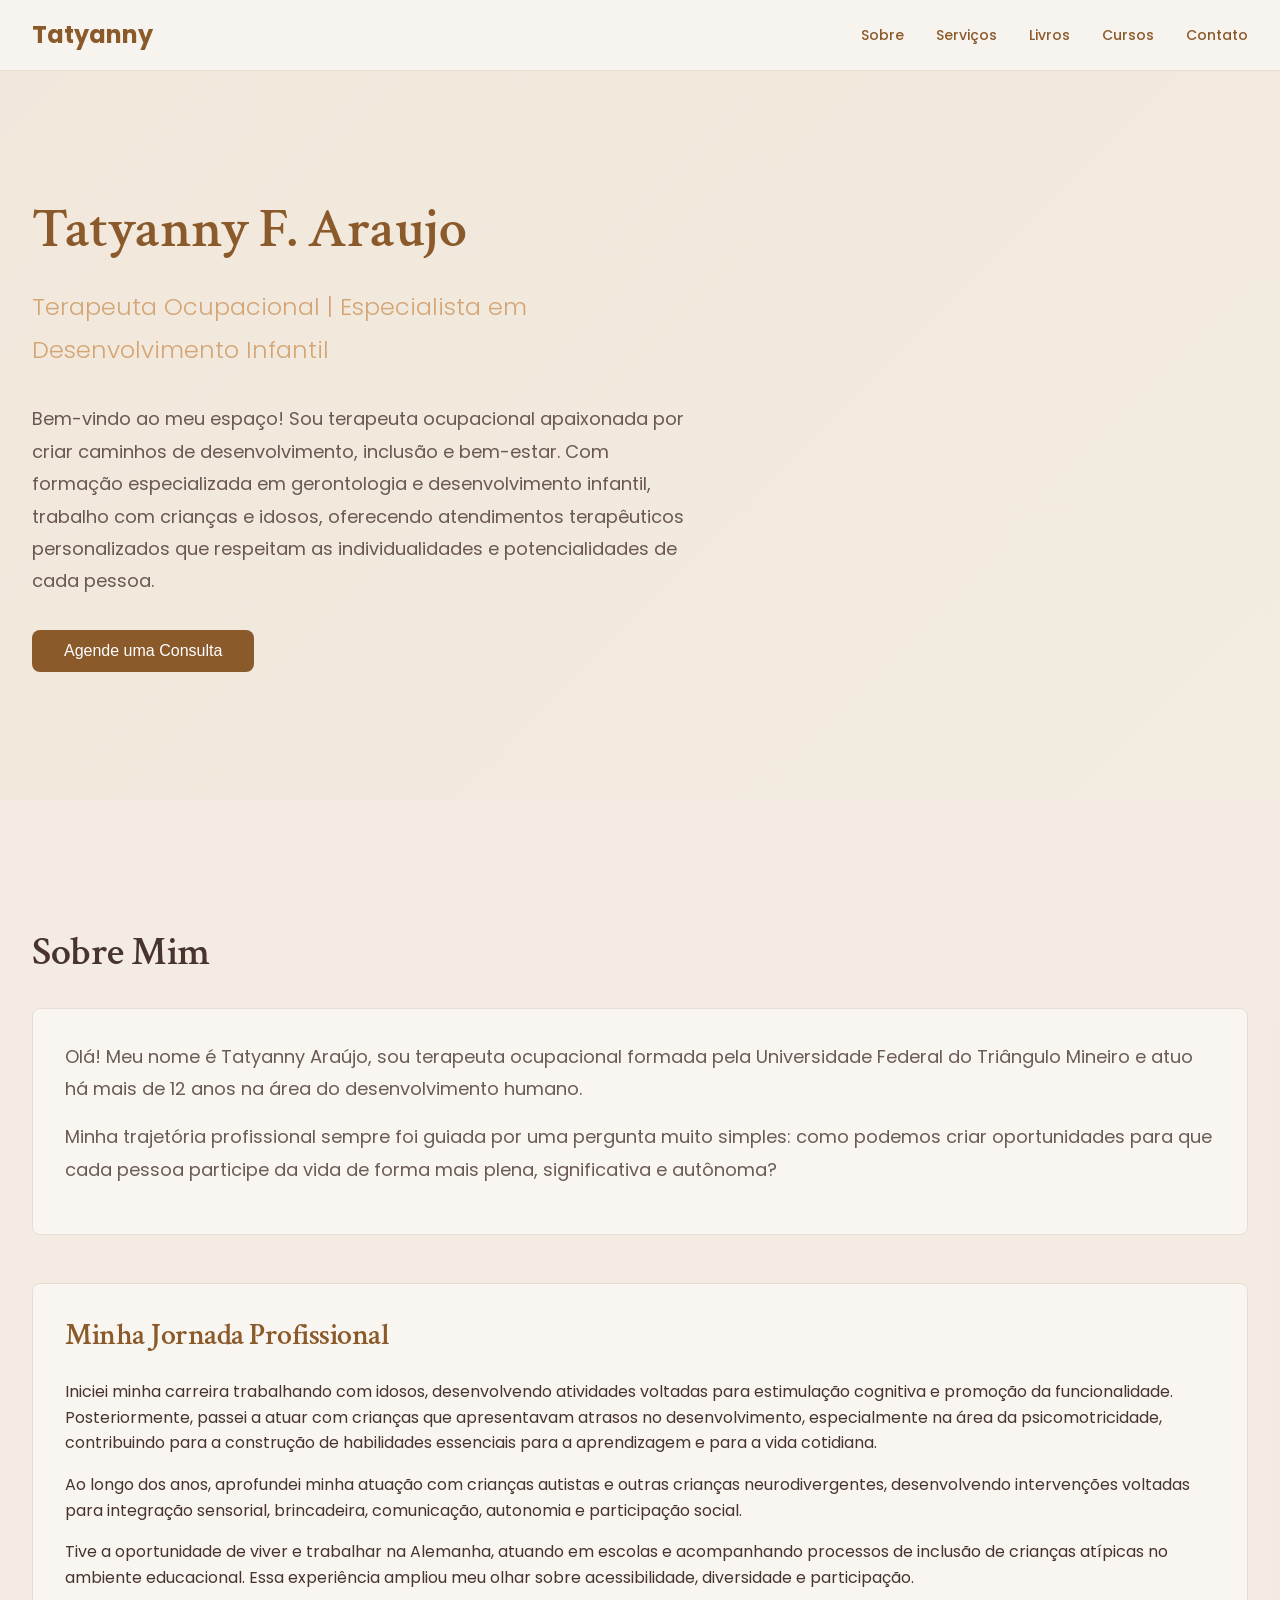
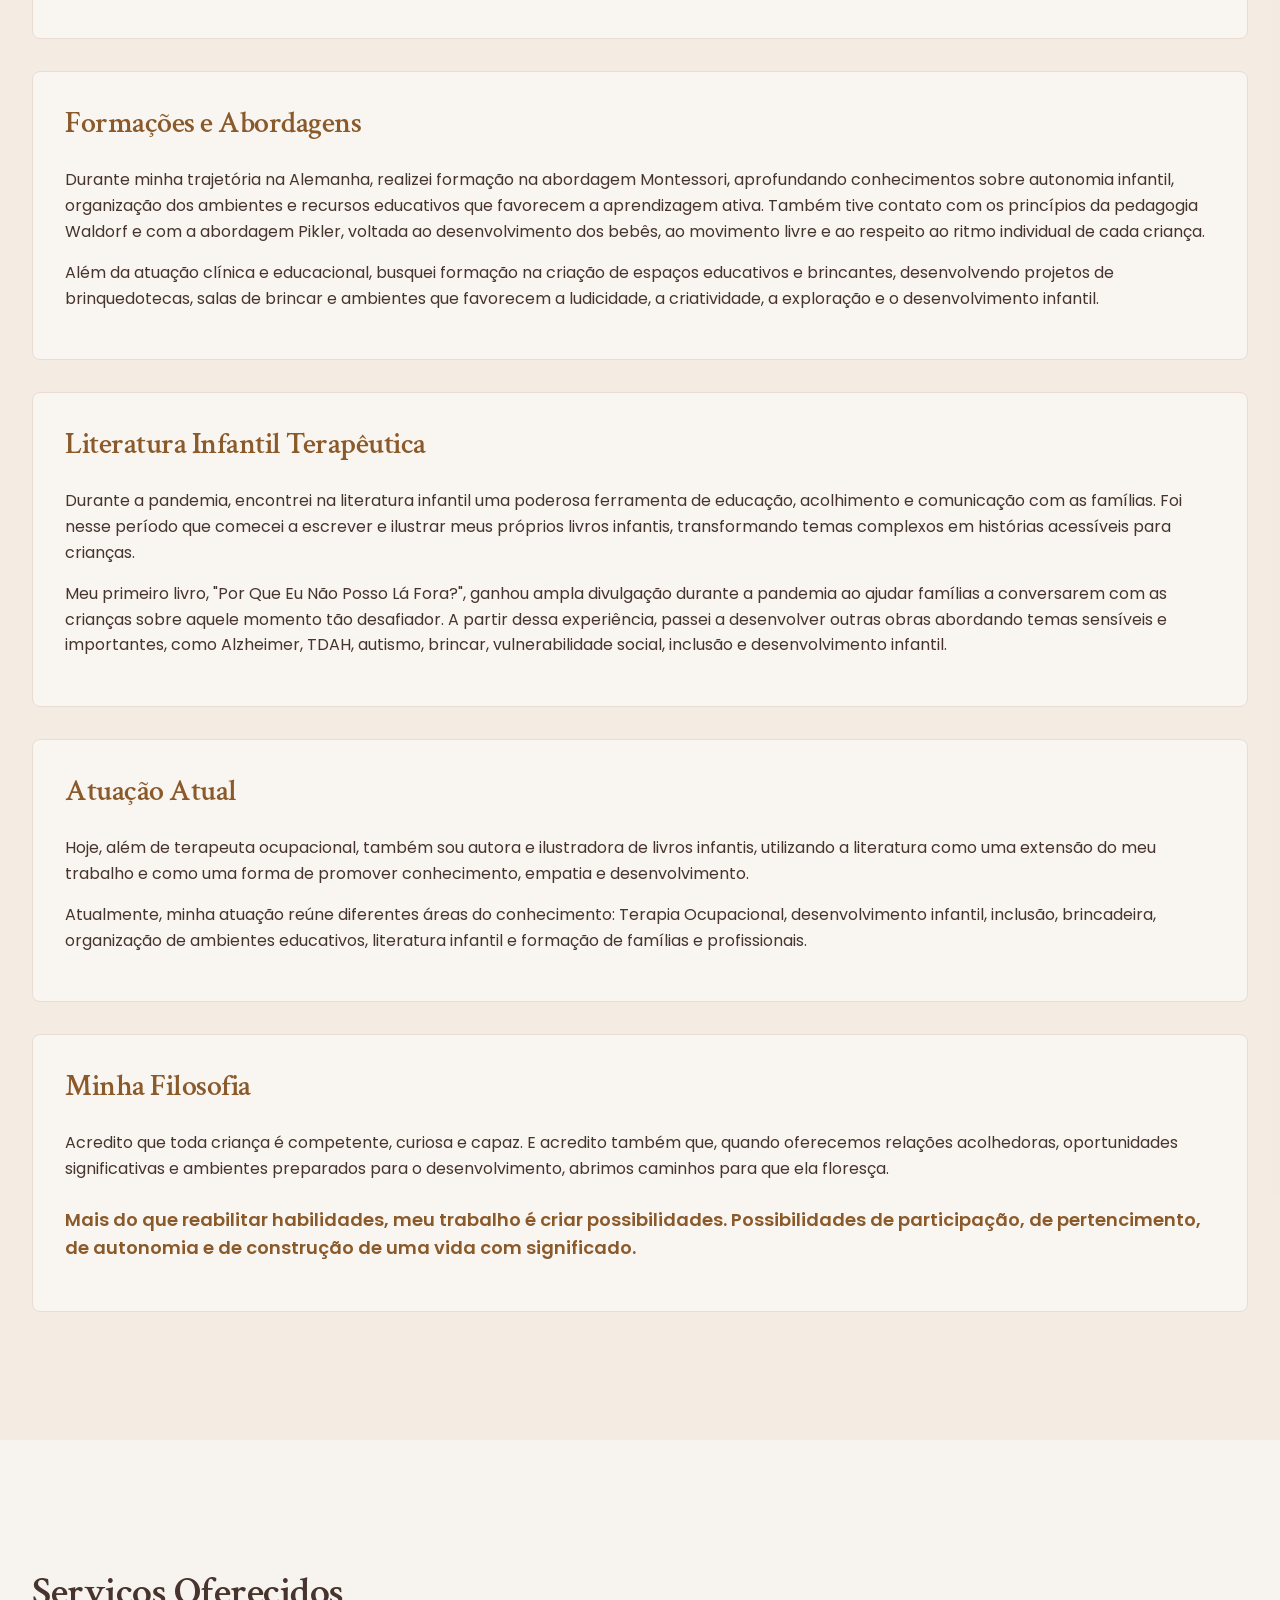
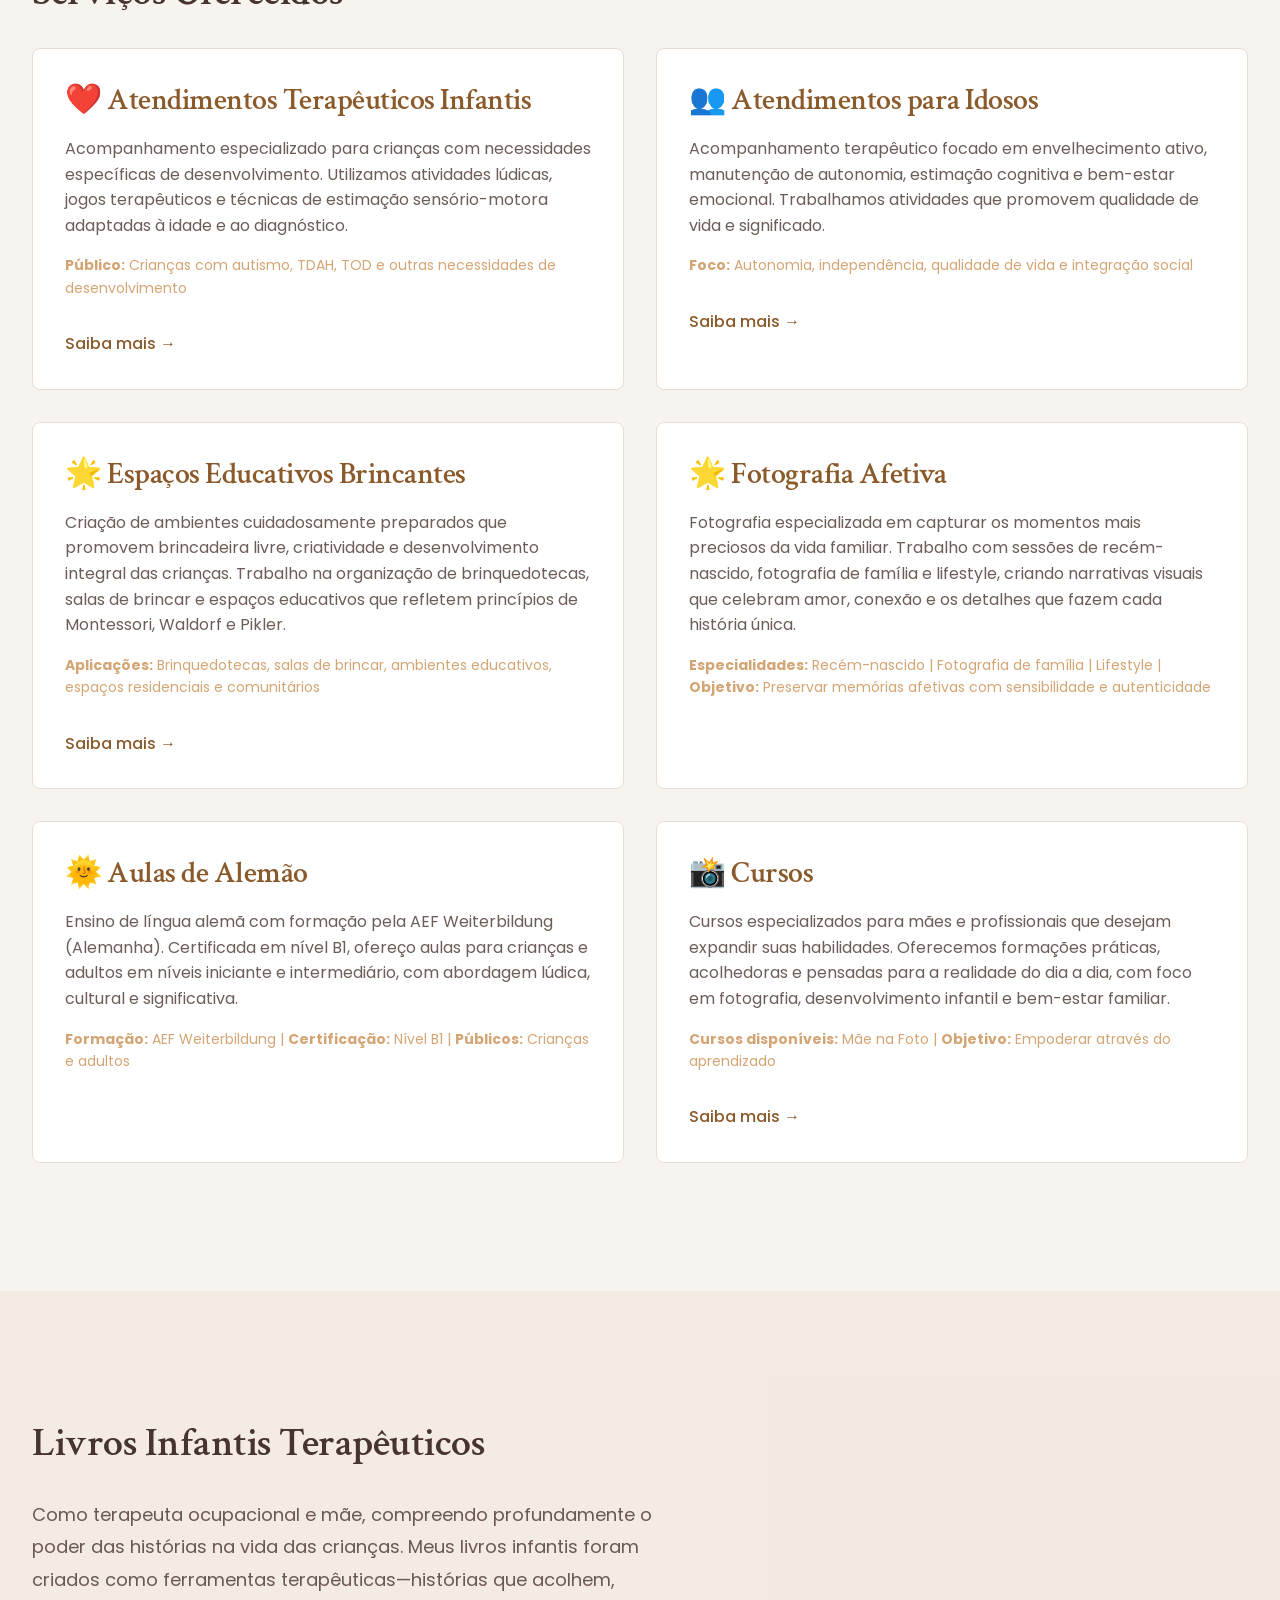
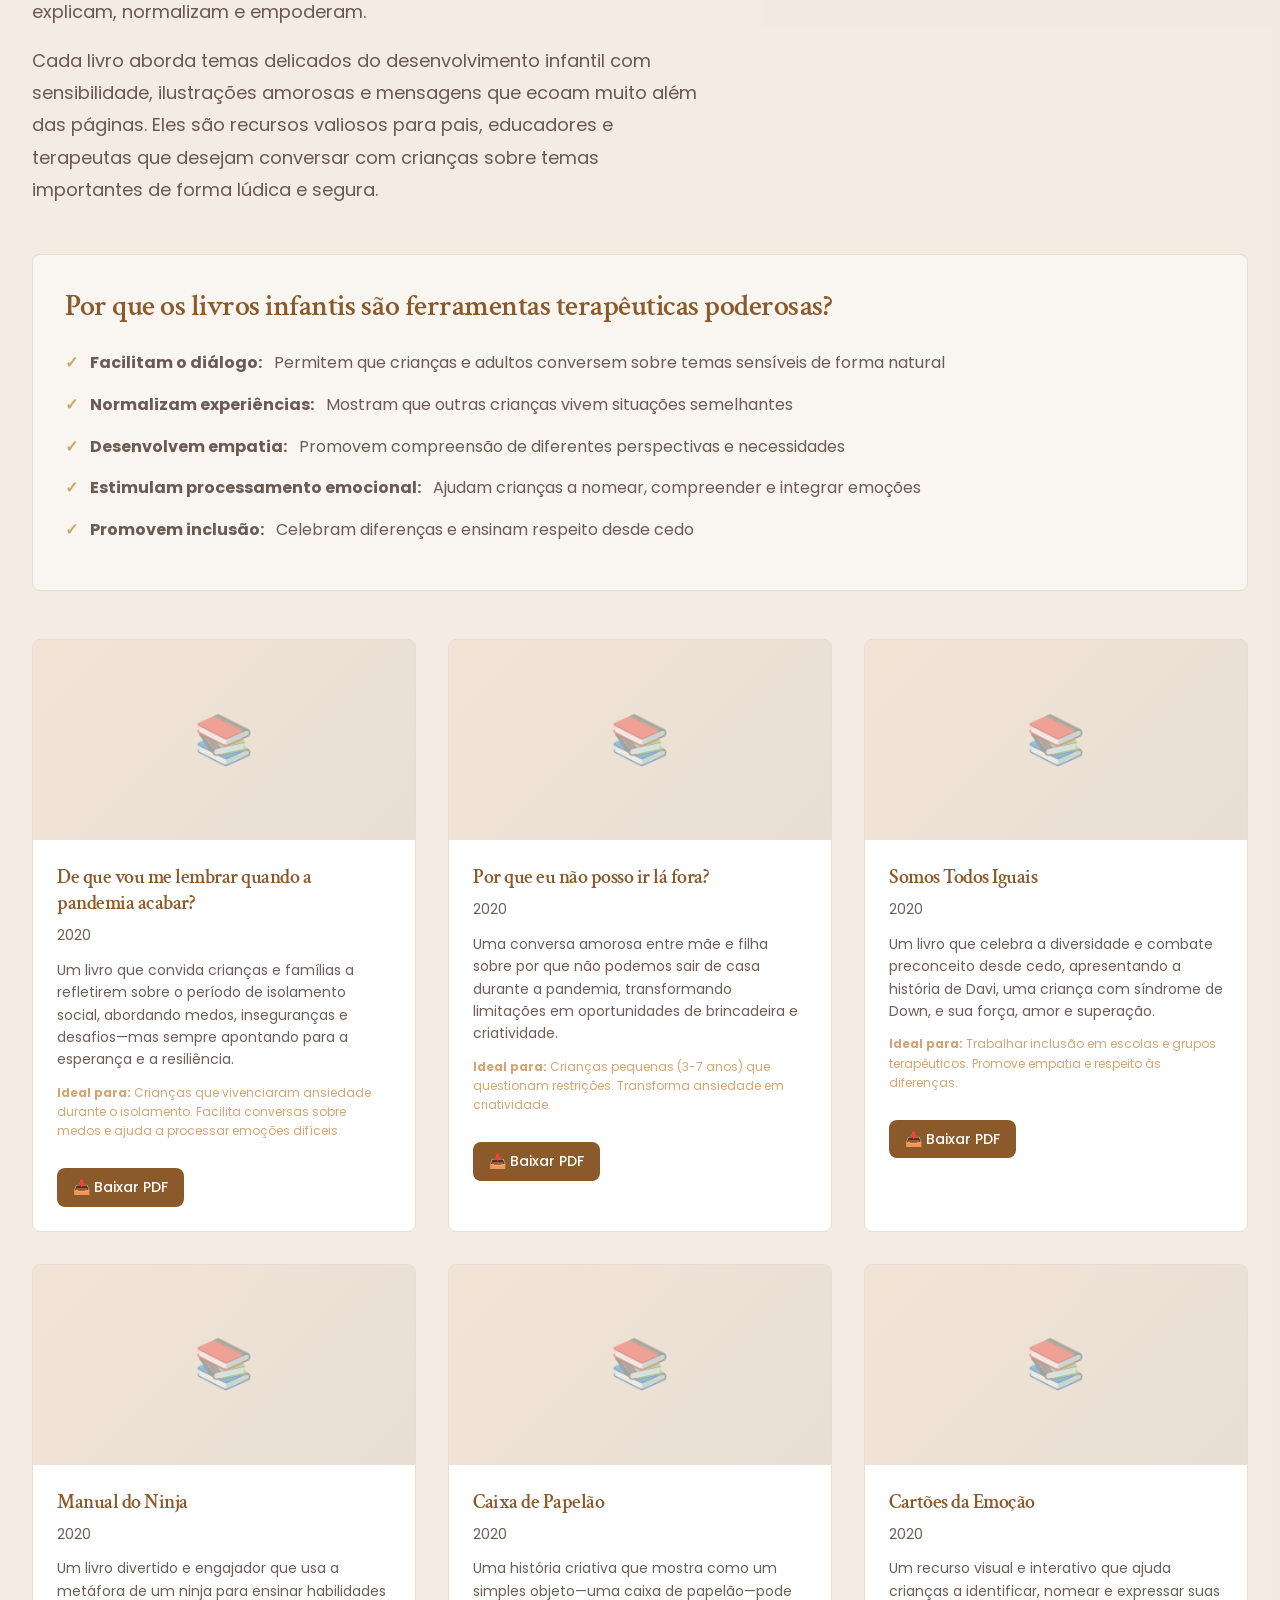
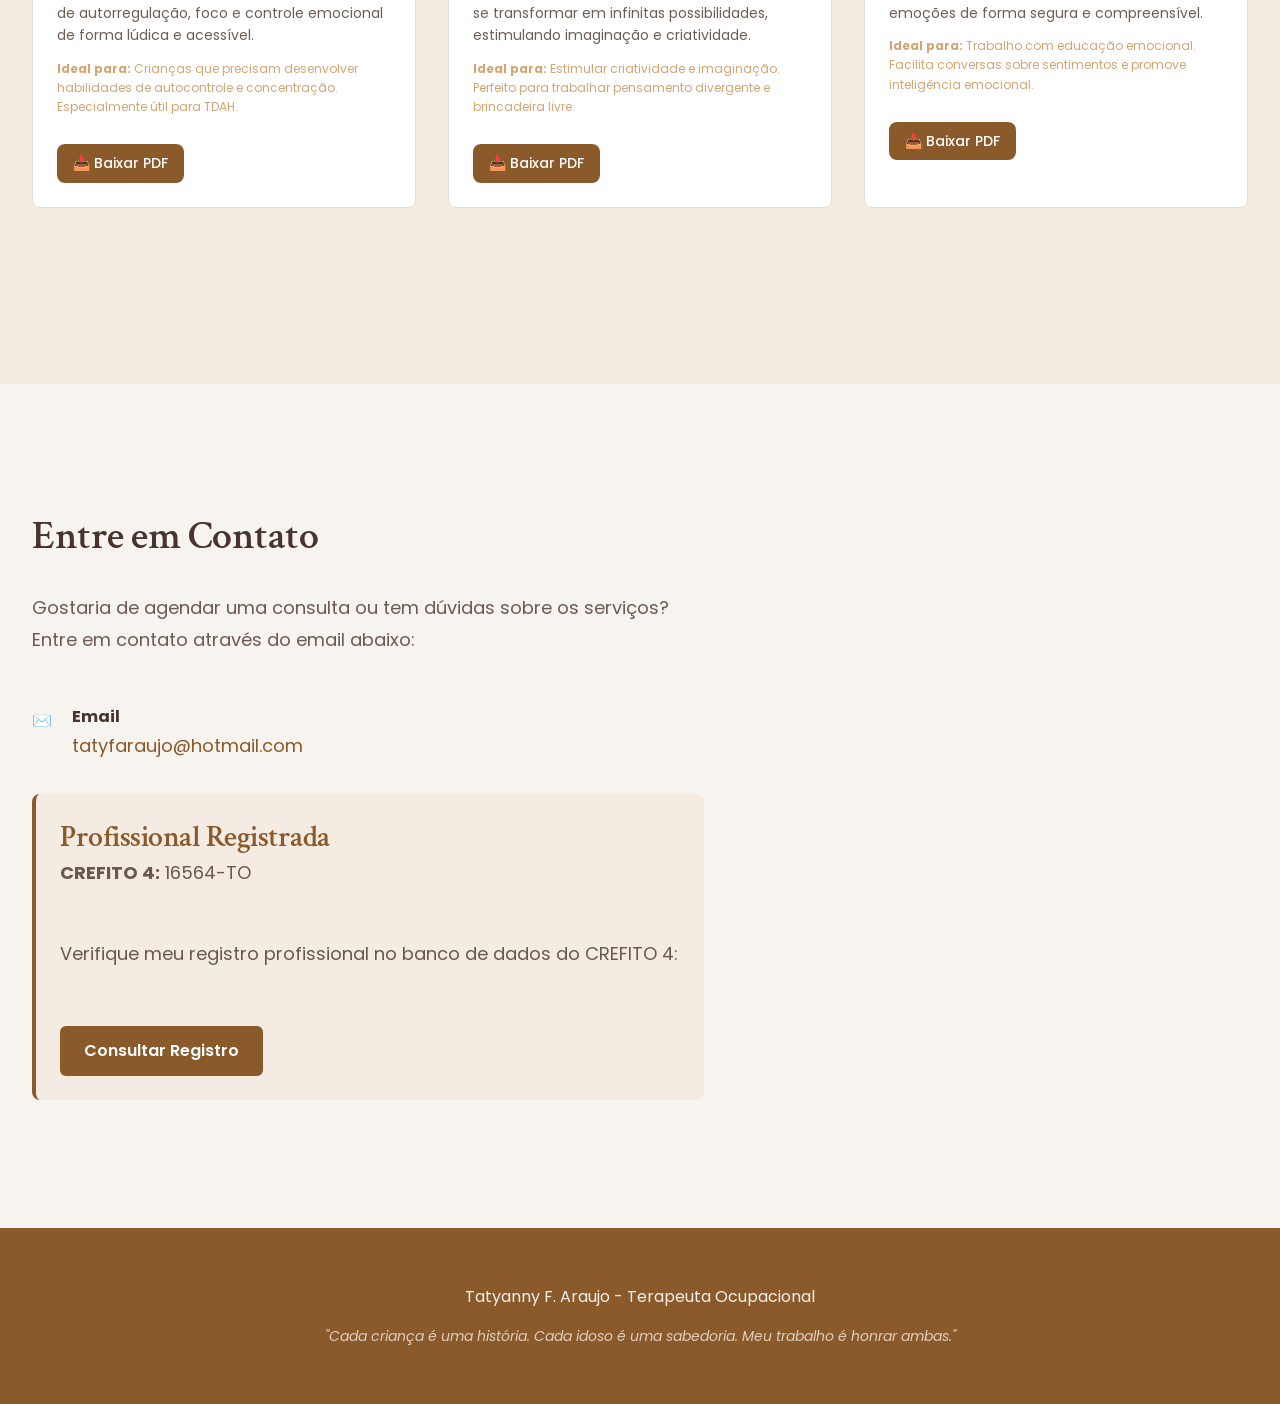
<file: index.html>
<!DOCTYPE html>
<html lang="pt-BR">
<head>
  <meta charset="UTF-8">
  <meta name="viewport" content="width=device-width, initial-scale=1.0">
  <meta name="description" content="Tatyanny F. Araujo - Terapeuta Ocupacional especializada em desenvolvimento infantil e gerontologia">
  <title>Tatyanny F. Araujo - Terapeuta Ocupacional</title>
  
  <!-- Google Fonts -->
  <link rel="preconnect" href="https://fonts.googleapis.com">
  <link rel="preconnect" href="https://fonts.gstatic.com" crossorigin>
  <link href="https://fonts.googleapis.com/css2?family=Crimson+Text:ital,wght@0,400;0,600;1,400&family=Poppins:wght@400;500;600;700&display=swap" rel="stylesheet">
  
  <!-- Estilos -->
  <link rel="stylesheet" href="css/style.css">
</head>
<body>
  <!-- Navegação -->
  <nav>
    <div class="container">
      <div class="logo">Tatyanny</div>
      <ul>
        <li><a href="#sobre">Sobre</a></li>
        <li><a href="#servicos">Serviços</a></li>
        <li><a href="#livros">Livros</a></li>
        <li><a href="cursos.html">Cursos</a></li>
        <li><a href="#contato">Contato</a></li>
      </ul>
    </div>
  </nav>

  <!-- Hero Section -->
  <section class="hero">
    <div class="container">
      <h1>Tatyanny F. Araujo</h1>
      <p class="subtitle">Terapeuta Ocupacional | Especialista em Desenvolvimento Infantil</p>
      <p>Bem-vindo ao meu espaço! Sou terapeuta ocupacional apaixonada por criar caminhos de desenvolvimento, inclusão e bem-estar. Com formação especializada em gerontologia e desenvolvimento infantil, trabalho com crianças e idosos, oferecendo atendimentos terapêuticos personalizados que respeitam as individualidades e potencialidades de cada pessoa.</p>
      <div class="cta-buttons">
        <button class="btn btn-primary">Agende uma Consulta</button>
      </div>
    </div>
  </section>

  <!-- Sobre Section -->
  <section id="sobre" class="bg-light">
    <div class="container">
      <h2>Sobre Mim</h2>
      
      <div class="about-box" style="margin-bottom: 3rem;">
        <p style="font-size: 1.125rem; line-height: 1.8; color: rgba(71, 52, 46, 0.8);">
          Olá! Meu nome é Tatyanny Araújo, sou terapeuta ocupacional formada pela Universidade Federal do Triângulo Mineiro e atuo há mais de 12 anos na área do desenvolvimento humano.
        </p>
        <p style="font-size: 1.125rem; line-height: 1.8; color: rgba(71, 52, 46, 0.8);">
          Minha trajetória profissional sempre foi guiada por uma pergunta muito simples: como podemos criar oportunidades para que cada pessoa participe da vida de forma mais plena, significativa e autônoma?
        </p>
      </div>

      <div class="about-box" style="margin-bottom: 2rem;">
        <h3>Minha Jornada Profissional</h3>
        <p>Iniciei minha carreira trabalhando com idosos, desenvolvendo atividades voltadas para estimulação cognitiva e promoção da funcionalidade. Posteriormente, passei a atuar com crianças que apresentavam atrasos no desenvolvimento, especialmente na área da psicomotricidade, contribuindo para a construção de habilidades essenciais para a aprendizagem e para a vida cotidiana.</p>
        
        <p>Ao longo dos anos, aprofundei minha atuação com crianças autistas e outras crianças neurodivergentes, desenvolvendo intervenções voltadas para integração sensorial, brincadeira, comunicação, autonomia e participação social.</p>
        
        <p>Tive a oportunidade de viver e trabalhar na Alemanha, atuando em escolas e acompanhando processos de inclusão de crianças atípicas no ambiente educacional. Essa experiência ampliou meu olhar sobre acessibilidade, diversidade e participação.</p>
      </div>

      <div class="about-box" style="margin-bottom: 2rem;">
        <h3>Formações e Abordagens</h3>
        <p>Durante minha trajetória na Alemanha, realizei formação na abordagem Montessori, aprofundando conhecimentos sobre autonomia infantil, organização dos ambientes e recursos educativos que favorecem a aprendizagem ativa. Também tive contato com os princípios da pedagogia Waldorf e com a abordagem Pikler, voltada ao desenvolvimento dos bebês, ao movimento livre e ao respeito ao ritmo individual de cada criança.</p>
        
        <p>Além da atuação clínica e educacional, busquei formação na criação de espaços educativos e brincantes, desenvolvendo projetos de brinquedotecas, salas de brincar e ambientes que favorecem a ludicidade, a criatividade, a exploração e o desenvolvimento infantil.</p>
      </div>

      <div class="about-box" style="margin-bottom: 2rem;">
        <h3>Literatura Infantil Terapêutica</h3>
        <p>Durante a pandemia, encontrei na literatura infantil uma poderosa ferramenta de educação, acolhimento e comunicação com as famílias. Foi nesse período que comecei a escrever e ilustrar meus próprios livros infantis, transformando temas complexos em histórias acessíveis para crianças.</p>
        
        <p>Meu primeiro livro, "Por Que Eu Não Posso Lá Fora?", ganhou ampla divulgação durante a pandemia ao ajudar famílias a conversarem com as crianças sobre aquele momento tão desafiador. A partir dessa experiência, passei a desenvolver outras obras abordando temas sensíveis e importantes, como Alzheimer, TDAH, autismo, brincar, vulnerabilidade social, inclusão e desenvolvimento infantil.</p>
      </div>

      <div class="about-box" style="margin-bottom: 2rem;">
        <h3>Atuação Atual</h3>
        <p>Hoje, além de terapeuta ocupacional, também sou autora e ilustradora de livros infantis, utilizando a literatura como uma extensão do meu trabalho e como uma forma de promover conhecimento, empatia e desenvolvimento.</p>
        
        <p>Atualmente, minha atuação reúne diferentes áreas do conhecimento: Terapia Ocupacional, desenvolvimento infantil, inclusão, brincadeira, organização de ambientes educativos, literatura infantil e formação de famílias e profissionais.</p>
      </div>

      <div class="about-box">
        <h3>Minha Filosofia</h3>
        <p style="margin-bottom: 1.5rem;">Acredito que toda criança é competente, curiosa e capaz. E acredito também que, quando oferecemos relações acolhedoras, oportunidades significativas e ambientes preparados para o desenvolvimento, abrimos caminhos para que ela floresça.</p>
        
        <p style="font-weight: 600; color: var(--primary); font-size: 1.125rem;">Mais do que reabilitar habilidades, meu trabalho é criar possibilidades. Possibilidades de participação, de pertencimento, de autonomia e de construção de uma vida com significado.</p>
      </div>
    </div>
  </section>

  <!-- Serviços Section -->
  <section id="servicos">
    <div class="container">
      <h2>Serviços Oferecidos</h2>
      
      <div class="services-grid">
        <div class="service-card">
          <h3>❤️ Atendimentos Terapêuticos Infantis</h3>
          <p>Acompanhamento especializado para crianças com necessidades específicas de desenvolvimento. Utilizamos atividades lúdicas, jogos terapêuticos e técnicas de estimação sensório-motora adaptadas à idade e ao diagnóstico.</p>
          <p class="details"><strong>Público:</strong> Crianças com autismo, TDAH, TOD e outras necessidades de desenvolvimento</p>
          <a href="atendimentos-infantis.html" style="color: var(--primary); font-weight: 500; text-decoration: none; display: inline-block; margin-top: 1rem;">Saiba mais →</a>
        </div>

        <div class="service-card">
          <h3>👥 Atendimentos para Idosos</h3>
          <p>Acompanhamento terapêutico focado em envelhecimento ativo, manutenção de autonomia, estimação cognitiva e bem-estar emocional. Trabalhamos atividades que promovem qualidade de vida e significado.</p>
          <p class="details"><strong>Foco:</strong> Autonomia, independência, qualidade de vida e integração social</p>
          <a href="atendimentos-idosos.html" style="color: var(--primary); font-weight: 500; text-decoration: none; display: inline-block; margin-top: 1rem;">Saiba mais →</a>
        </div>

        <div class="service-card">
          <h3>🌟 Espaços Educativos Brincantes</h3>
          <p>Criação de ambientes cuidadosamente preparados que promovem brincadeira livre, criatividade e desenvolvimento integral das crianças. Trabalho na organização de brinquedotecas, salas de brincar e espaços educativos que refletem princípios de Montessori, Waldorf e Pikler.</p>
          <p class="details"><strong>Aplicações:</strong> Brinquedotecas, salas de brincar, ambientes educativos, espaços residenciais e comunitários</p>
          <a href="design-afetivo.html" style="color: var(--primary); font-weight: 500; text-decoration: none; display: inline-block; margin-top: 1rem;">Saiba mais →</a>
        </div>

        <div class="service-card">
          <h3>🌟 Fotografia Afetiva</h3>
          <p>Fotografia especializada em capturar os momentos mais preciosos da vida familiar. Trabalho com sessões de recém-nascido, fotografia de família e lifestyle, criando narrativas visuais que celebram amor, conexão e os detalhes que fazem cada história única.</p>
          <p class="details"><strong>Especialidades:</strong> Recém-nascido | Fotografia de família | Lifestyle | <strong>Objetivo:</strong> Preservar memórias afetivas com sensibilidade e autenticidade</p>
        </div>

        <div class="service-card">
          <h3>🌞 Aulas de Alemão</h3>
          <p>Ensino de língua alemã com formação pela AEF Weiterbildung (Alemanha). Certificada em nível B1, ofereço aulas para crianças e adultos em níveis iniciante e intermediário, com abordagem lúdica, cultural e significativa.</p>
          <p class="details"><strong>Formação:</strong> AEF Weiterbildung | <strong>Certificação:</strong> Nível B1 | <strong>Públicos:</strong> Crianças e adultos</p>
        </div>

        <div class="service-card">
          <h3>📸 Cursos</h3>
          <p>Cursos especializados para mães e profissionais que desejam expandir suas habilidades. Oferecemos formações práticas, acolhedoras e pensadas para a realidade do dia a dia, com foco em fotografia, desenvolvimento infantil e bem-estar familiar.</p>
          <p class="details"><strong>Cursos disponíveis:</strong> Mãe na Foto | <strong>Objetivo:</strong> Empoderar através do aprendizado</p>
          <a href="cursos.html" style="color: var(--primary); font-weight: 500; text-decoration: none; display: inline-block; margin-top: 1rem;">Saiba mais →</a>
        </div>
      </div>
    </div>
  </section>

  <!-- Livros Section -->
  <section id="livros" class="bg-light">
    <div class="container">
      <h2>Livros Infantis Terapêuticos</h2>
      
      <div class="books-intro">
        <p>Como terapeuta ocupacional e mãe, compreendo profundamente o poder das histórias na vida das crianças. Meus livros infantis foram criados como ferramentas terapêuticas—histórias que acolhem, explicam, normalizam e empoderam.</p>
        <p>Cada livro aborda temas delicados do desenvolvimento infantil com sensibilidade, ilustrações amorosas e mensagens que ecoam muito além das páginas. Eles são recursos valiosos para pais, educadores e terapeutas que desejam conversar com crianças sobre temas importantes de forma lúdica e segura.</p>
      </div>

      <div class="about-box mb-12">
        <h3>Por que os livros infantis são ferramentas terapêuticas poderosas?</h3>
        <ul>
          <li><strong>Facilitam o diálogo:</strong> Permitem que crianças e adultos conversem sobre temas sensíveis de forma natural</li>
          <li><strong>Normalizam experiências:</strong> Mostram que outras crianças vivem situações semelhantes</li>
          <li><strong>Desenvolvem empatia:</strong> Promovem compreensão de diferentes perspectivas e necessidades</li>
          <li><strong>Estimulam processamento emocional:</strong> Ajudam crianças a nomear, compreender e integrar emoções</li>
          <li><strong>Promovem inclusão:</strong> Celebram diferenças e ensinam respeito desde cedo</li>
        </ul>
      </div>

      <div class="books-grid">
        <div class="book-card">
          <div class="book-cover">📚</div>
          <div class="book-content">
            <h3>De que vou me lembrar quando a pandemia acabar?</h3>
            <p class="book-year">2020</p>
            <p>Um livro que convida crianças e famílias a refletirem sobre o período de isolamento social, abordando medos, inseguranças e desafios—mas sempre apontando para a esperança e a resiliência.</p>
            <p class="details"><strong>Ideal para:</strong> Crianças que vivenciaram ansiedade durante o isolamento. Facilita conversas sobre medos e ajuda a processar emoções difíceis.</p>
            <a href="data/De_que_vou_me_lembrar_pt_br_Tatyanny_F_Araujo.pdf" class="btn btn-primary" style="display: inline-block; margin-top: 1rem; width: auto;">📥 Baixar PDF</a>
          </div>
        </div>

        <div class="book-card">
          <div class="book-cover">📚</div>
          <div class="book-content">
            <h3>Por que eu não posso ir lá fora?</h3>
            <p class="book-year">2020</p>
            <p>Uma conversa amorosa entre mãe e filha sobre por que não podemos sair de casa durante a pandemia, transformando limitações em oportunidades de brincadeira e criatividade.</p>
            <p class="details"><strong>Ideal para:</strong> Crianças pequenas (3-7 anos) que questionam restrições. Transforma ansiedade em criatividade.</p>
            <a href="data/Por_que_eu_nao_posso_ir_la_fora_pt_br_Tatyanny_F_Araujo.pdf" class="btn btn-primary" style="display: inline-block; margin-top: 1rem; width: auto;">📥 Baixar PDF</a>
          </div>
        </div>

        <div class="book-card">
          <div class="book-cover">📚</div>
          <div class="book-content">
            <h3>Somos Todos Iguais</h3>
            <p class="book-year">2020</p>
            <p>Um livro que celebra a diversidade e combate preconceito desde cedo, apresentando a história de Davi, uma criança com síndrome de Down, e sua força, amor e superação.</p>
            <p class="details"><strong>Ideal para:</strong> Trabalhar inclusão em escolas e grupos terapêuticos. Promove empatia e respeito às diferenças.</p>
            <a href="data/Somos_Todos_Iguais_pt_br_Tatyanny_Araujo.pdf" class="btn btn-primary" style="display: inline-block; margin-top: 1rem; width: auto;">📥 Baixar PDF</a>
          </div>
        </div>

        <div class="book-card">
          <div class="book-cover">📚</div>
          <div class="book-content">
            <h3>Manual do Ninja</h3>
            <p class="book-year">2020</p>
            <p>Um livro divertido e engajador que usa a metáfora de um ninja para ensinar habilidades de autorregulação, foco e controle emocional de forma lúdica e acessível.</p>
            <p class="details"><strong>Ideal para:</strong> Crianças que precisam desenvolver habilidades de autocontrole e concentração. Especialmente útil para TDAH.</p>
            <a href="data/Manual_do_Ninja_pt_br_Tatyanny_F_Araujo.pdf" class="btn btn-primary" style="display: inline-block; margin-top: 1rem; width: auto;">📥 Baixar PDF</a>
          </div>
        </div>

        <div class="book-card">
          <div class="book-cover">📚</div>
          <div class="book-content">
            <h3>Caixa de Papelão</h3>
            <p class="book-year">2020</p>
            <p>Uma história criativa que mostra como um simples objeto—uma caixa de papelão—pode se transformar em infinitas possibilidades, estimulando imaginação e criatividade.</p>
            <p class="details"><strong>Ideal para:</strong> Estimular criatividade e imaginação. Perfeito para trabalhar pensamento divergente e brincadeira livre.</p>
            <a href="data/Caixa_de_Papelao_pt_br_Tatyanny_F_Araujo.pdf" class="btn btn-primary" style="display: inline-block; margin-top: 1rem; width: auto;">📥 Baixar PDF</a>
          </div>
        </div>

        <div class="book-card">
          <div class="book-cover">📚</div>
          <div class="book-content">
            <h3>Cartões da Emoção</h3>
            <p class="book-year">2020</p>
            <p>Um recurso visual e interativo que ajuda crianças a identificar, nomear e expressar suas emoções de forma segura e compreensível.</p>
            <p class="details"><strong>Ideal para:</strong> Trabalho com educação emocional. Facilita conversas sobre sentimentos e promove inteligência emocional.</p>
            <a href="data/Cartoes_da_emocao_pt_br_Tatyanny_F_Araujo.pdf" class="btn btn-primary" style="display: inline-block; margin-top: 1rem; width: auto;">📥 Baixar PDF</a>
          </div>
        </div>
      </div>
    </div>
  </section>

  <!-- Contato Section -->
  <section id="contato">
    <div class="container">
      <h2>Entre em Contato</h2>
      
      <div class="contact-content">
        <p>Gostaria de agendar uma consulta ou tem dúvidas sobre os serviços? Entre em contato através do email abaixo:</p>
        
        <div class="contact-info">
          <div class="contact-item">
            <span class="contact-icon">✉️</span>
            <div>
              <strong>Email</strong>
              <p><a href="mailto:tatyfaraujo@hotmail.com" style="color: var(--primary); text-decoration: none;">tatyfaraujo@hotmail.com</a></p>
            </div>
          </div>
        </div>

        <div style="margin-top: 2rem; padding: 1.5rem; background-color: rgba(212, 165, 116, 0.1); border-radius: 8px; border-left: 4px solid var(--primary);">
          <h3 style="margin-top: 0; color: var(--primary);">Profissional Registrada</h3>
          <p><strong>CREFITO 4:</strong> 16564-TO</p>
          <p>Verifique meu registro profissional no banco de dados do CREFITO 4:</p>
          <a href="https://crefito-04.implanta.net.br/servicosonline/Publico/ConsultaInscritos/" target="_blank" style="display: inline-block; color: white; background: var(--primary); padding: 0.75rem 1.5rem; border-radius: 6px; text-decoration: none; font-weight: 600; margin-top: 0.5rem;">Consultar Registro</a>
        </div>
      </div>
    </div>
  </section>

  <!-- Footer -->
  <footer>
    <div class="container">
      <p>Tatyanny F. Araujo - Terapeuta Ocupacional</p>
      <p class="quote">"Cada criança é uma história. Cada idoso é uma sabedoria. Meu trabalho é honrar ambas."</p>
    </div>
  </footer>

  <!-- Scripts -->
  <script src="js/script.js"></script>
</body>
</html>
</file>
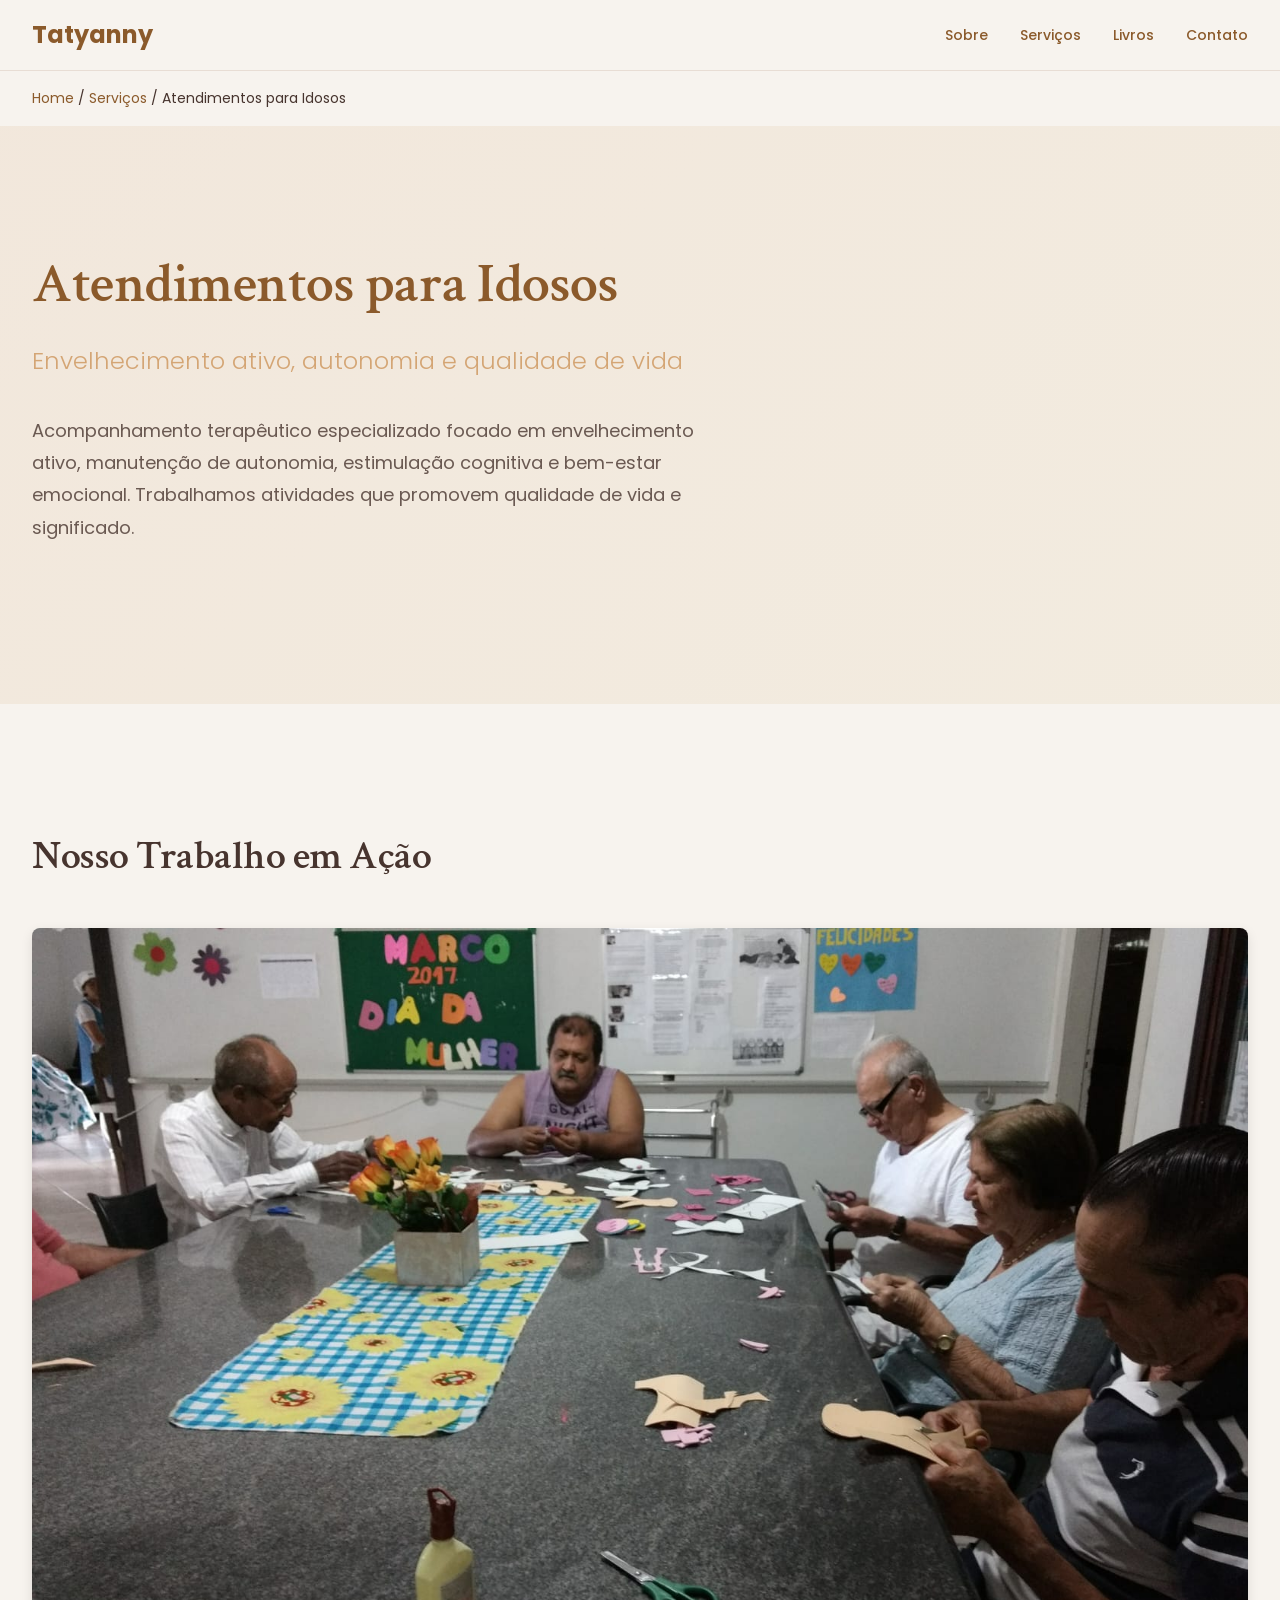
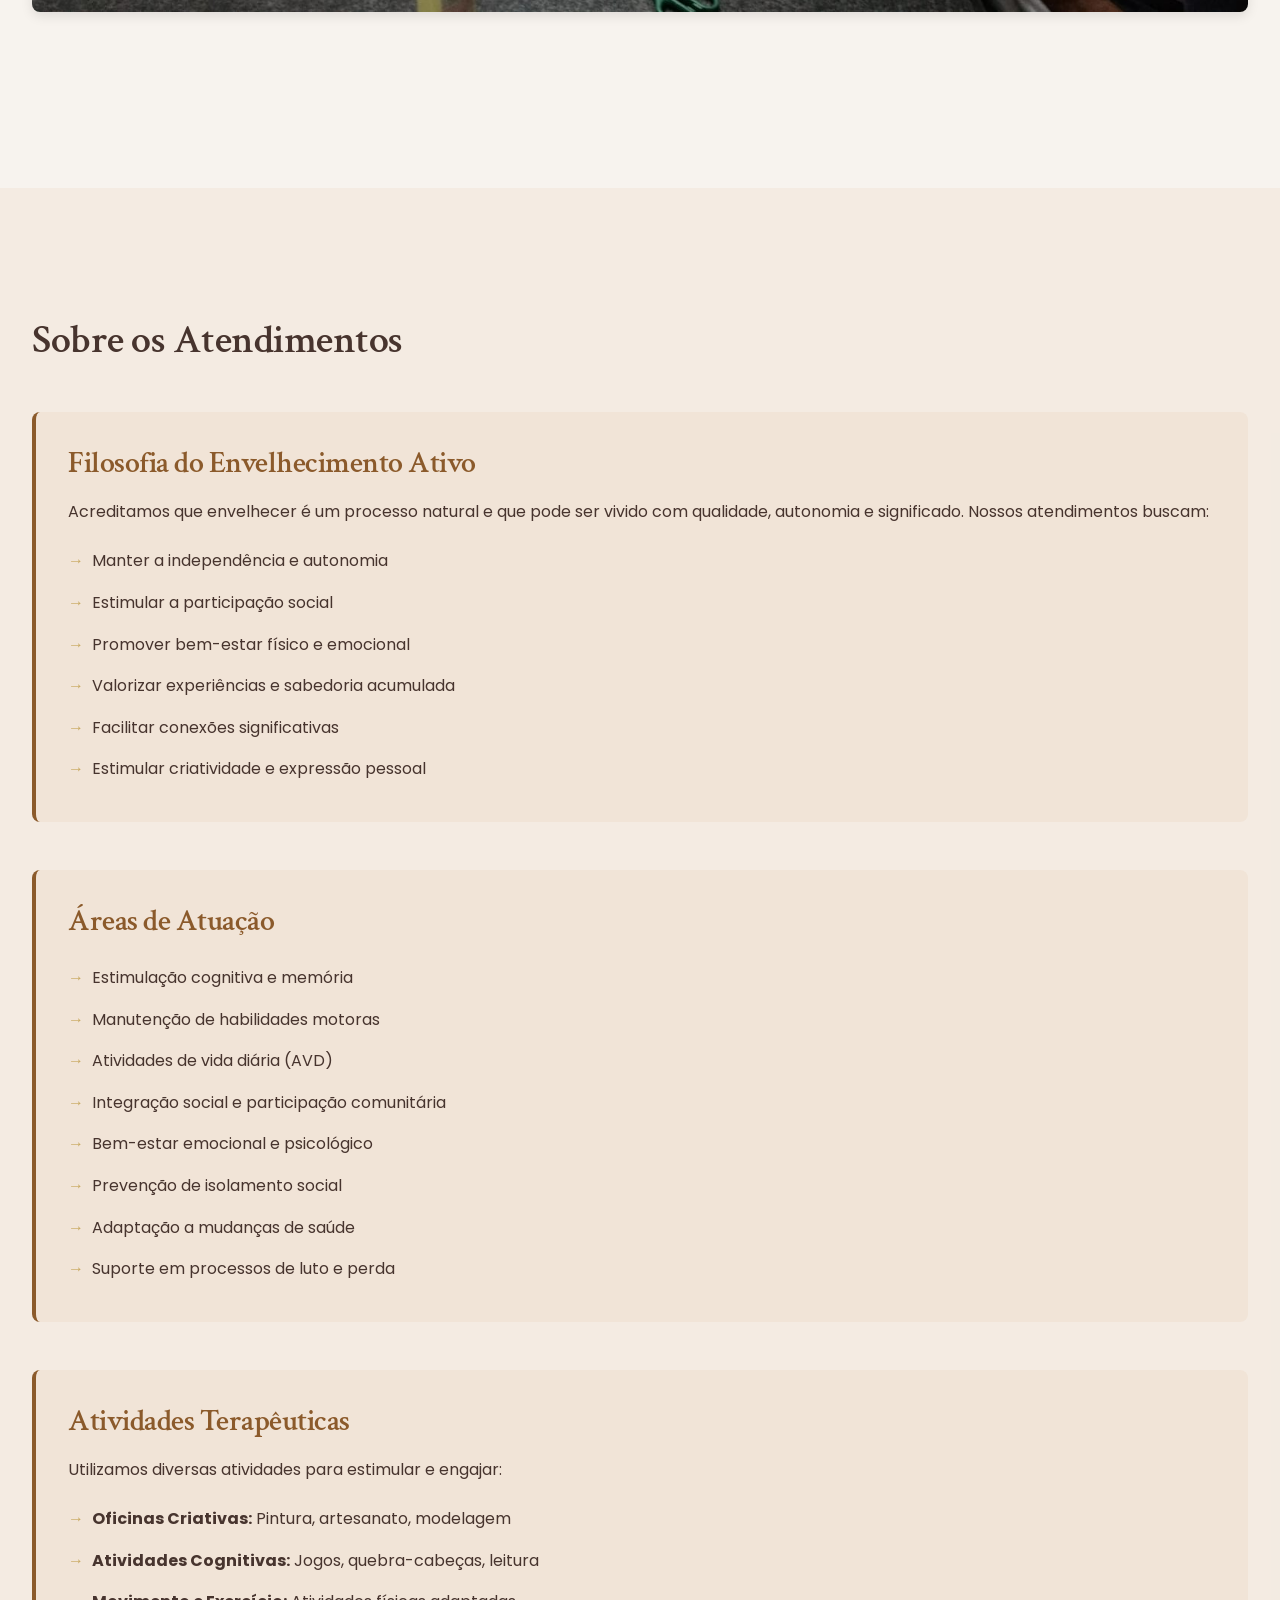
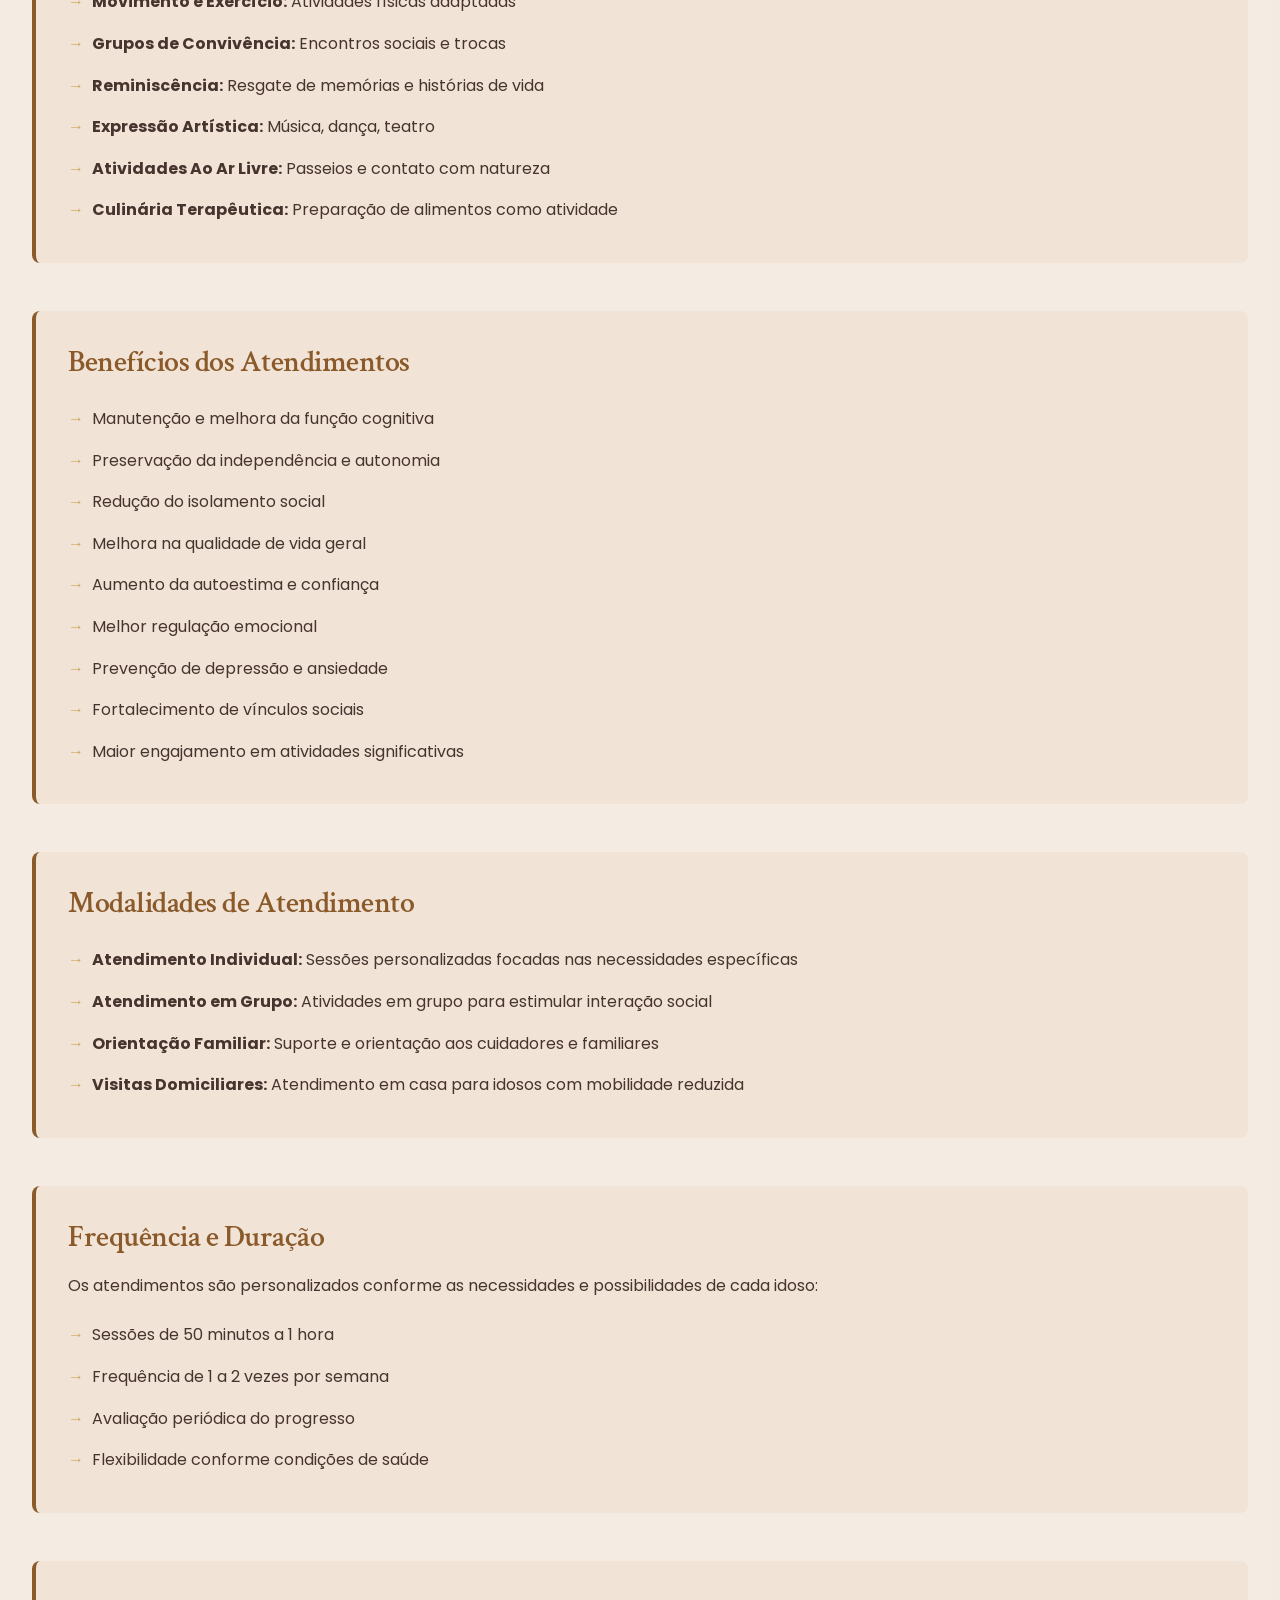
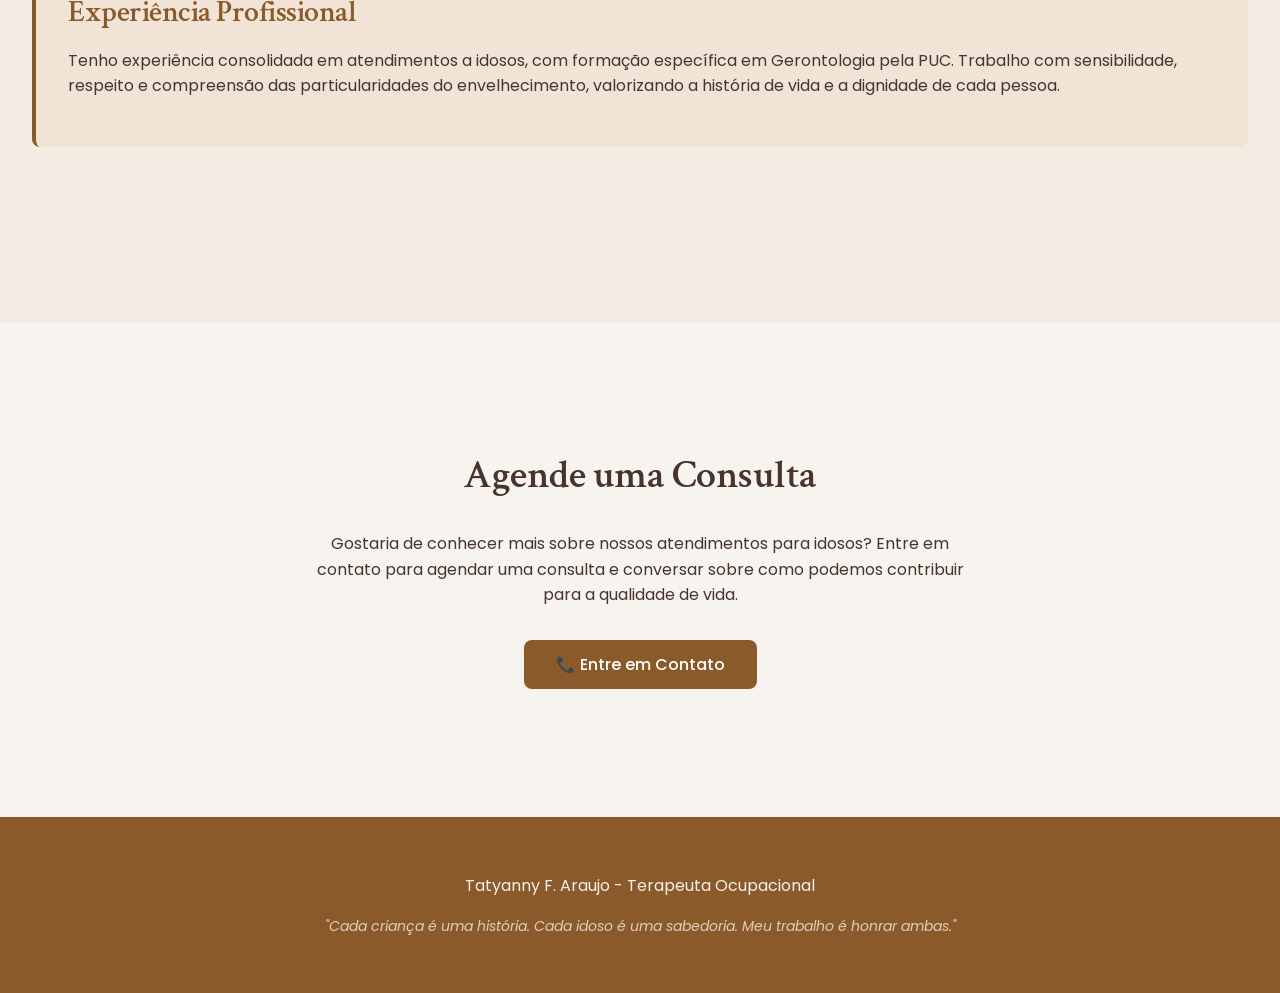
<file: atendimentos-idosos.html>
<!DOCTYPE html>
<html lang="pt-BR">
<head>
  <meta charset="UTF-8">
  <meta name="viewport" content="width=device-width, initial-scale=1.0">
  <meta name="description" content="Atendimentos para Idosos - Tatyanny F. Araujo">
  <title>Atendimentos para Idosos - Tatyanny F. Araujo</title>
  
  <!-- Google Fonts -->
  <link rel="preconnect" href="https://fonts.googleapis.com">
  <link rel="preconnect" href="https://fonts.gstatic.com" crossorigin>
  <link href="https://fonts.googleapis.com/css2?family=Crimson+Text:ital,wght@0,400;0,600;1,400&family=Poppins:wght@400;500;600;700&display=swap" rel="stylesheet">
  
  <!-- Estilos -->
  <link rel="stylesheet" href="css/style.css">
  <style>
    .breadcrumb {
      padding: 1rem 0;
      font-size: 0.875rem;
    }
    .breadcrumb a {
      color: var(--primary);
    }
    .breadcrumb a:hover {
      text-decoration: underline;
    }
    .gallery {
      display: grid;
      grid-template-columns: 1fr;
      gap: 2rem;
      margin: 3rem 0;
    }
    @media (min-width: 768px) {
      .gallery {
        grid-template-columns: 1fr;
      }
    }
    .gallery-item {
      border-radius: 0.5rem;
      overflow: hidden;
      box-shadow: 0 4px 12px rgba(0, 0, 0, 0.1);
      transition: transform 0.3s ease;
    }
    .gallery-item:hover {
      transform: translateY(-4px);
    }
    .gallery-item img {
      width: 100%;
      height: auto;
      display: block;
    }
    .content-section {
      margin: 3rem 0;
      padding: 2rem;
      background-color: rgba(212, 165, 116, 0.1);
      border-radius: 0.5rem;
      border-left: 4px solid var(--primary);
    }
    .content-section h3 {
      color: var(--primary);
      margin-bottom: 1rem;
    }
    .content-section ul {
      list-style: none;
      padding: 0;
    }
    .content-section li {
      padding: 0.5rem 0;
      padding-left: 1.5rem;
      position: relative;
    }
    .content-section li:before {
      content: "→";
      position: absolute;
      left: 0;
      color: var(--accent);
      font-weight: bold;
    }
  </style>
</head>
<body>
  <!-- Navegação -->
  <nav>
    <div class="container">
      <div class="logo">Tatyanny</div>
      <ul>
        <li><a href="index.html#sobre">Sobre</a></li>
        <li><a href="index.html#servicos">Serviços</a></li>
        <li><a href="index.html#livros">Livros</a></li>
        <li><a href="index.html#contato">Contato</a></li>
      </ul>
    </div>
  </nav>

  <!-- Breadcrumb -->
  <div class="container">
    <div class="breadcrumb">
      <a href="index.html">Home</a> / <a href="index.html#servicos">Serviços</a> / Atendimentos para Idosos
    </div>
  </div>

  <!-- Hero Section -->
  <section class="hero">
    <div class="container">
      <h1>Atendimentos para Idosos</h1>
      <p class="subtitle">Envelhecimento ativo, autonomia e qualidade de vida</p>
      <p>Acompanhamento terapêutico especializado focado em envelhecimento ativo, manutenção de autonomia, estimulação cognitiva e bem-estar emocional. Trabalhamos atividades que promovem qualidade de vida e significado.</p>
    </div>
  </section>

  <!-- Galeria de Imagens -->
  <section>
    <div class="container">
      <h2>Nosso Trabalho em Ação</h2>
      <div class="gallery">
        <div class="gallery-item">
          <img src="images/Atendimentos-Idosos.jpeg" alt="Grupo de idosos em atividade terapêutica - Oficina criativa e social">
        </div>
      </div>
    </div>
  </section>

  <!-- Sobre os Atendimentos -->
  <section class="bg-light">
    <div class="container">
      <h2>Sobre os Atendimentos</h2>
      
      <div class="content-section">
        <h3>Filosofia do Envelhecimento Ativo</h3>
        <p>Acreditamos que envelhecer é um processo natural e que pode ser vivido com qualidade, autonomia e significado. Nossos atendimentos buscam:</p>
        <ul>
          <li>Manter a independência e autonomia</li>
          <li>Estimular a participação social</li>
          <li>Promover bem-estar físico e emocional</li>
          <li>Valorizar experiências e sabedoria acumulada</li>
          <li>Facilitar conexões significativas</li>
          <li>Estimular criatividade e expressão pessoal</li>
        </ul>
      </div>

      <div class="content-section">
        <h3>Áreas de Atuação</h3>
        <ul>
          <li>Estimulação cognitiva e memória</li>
          <li>Manutenção de habilidades motoras</li>
          <li>Atividades de vida diária (AVD)</li>
          <li>Integração social e participação comunitária</li>
          <li>Bem-estar emocional e psicológico</li>
          <li>Prevenção de isolamento social</li>
          <li>Adaptação a mudanças de saúde</li>
          <li>Suporte em processos de luto e perda</li>
        </ul>
      </div>

      <div class="content-section">
        <h3>Atividades Terapêuticas</h3>
        <p>Utilizamos diversas atividades para estimular e engajar:</p>
        <ul>
          <li><strong>Oficinas Criativas:</strong> Pintura, artesanato, modelagem</li>
          <li><strong>Atividades Cognitivas:</strong> Jogos, quebra-cabeças, leitura</li>
          <li><strong>Movimento e Exercício:</strong> Atividades físicas adaptadas</li>
          <li><strong>Grupos de Convivência:</strong> Encontros sociais e trocas</li>
          <li><strong>Reminiscência:</strong> Resgate de memórias e histórias de vida</li>
          <li><strong>Expressão Artística:</strong> Música, dança, teatro</li>
          <li><strong>Atividades Ao Ar Livre:</strong> Passeios e contato com natureza</li>
          <li><strong>Culinária Terapêutica:</strong> Preparação de alimentos como atividade</li>
        </ul>
      </div>

      <div class="content-section">
        <h3>Benefícios dos Atendimentos</h3>
        <ul>
          <li>Manutenção e melhora da função cognitiva</li>
          <li>Preservação da independência e autonomia</li>
          <li>Redução do isolamento social</li>
          <li>Melhora na qualidade de vida geral</li>
          <li>Aumento da autoestima e confiança</li>
          <li>Melhor regulação emocional</li>
          <li>Prevenção de depressão e ansiedade</li>
          <li>Fortalecimento de vínculos sociais</li>
          <li>Maior engajamento em atividades significativas</li>
        </ul>
      </div>

      <div class="content-section">
        <h3>Modalidades de Atendimento</h3>
        <ul>
          <li><strong>Atendimento Individual:</strong> Sessões personalizadas focadas nas necessidades específicas</li>
          <li><strong>Atendimento em Grupo:</strong> Atividades em grupo para estimular interação social</li>
          <li><strong>Orientação Familiar:</strong> Suporte e orientação aos cuidadores e familiares</li>
          <li><strong>Visitas Domiciliares:</strong> Atendimento em casa para idosos com mobilidade reduzida</li>
        </ul>
      </div>

      <div class="content-section">
        <h3>Frequência e Duração</h3>
        <p>Os atendimentos são personalizados conforme as necessidades e possibilidades de cada idoso:</p>
        <ul>
          <li>Sessões de 50 minutos a 1 hora</li>
          <li>Frequência de 1 a 2 vezes por semana</li>
          <li>Avaliação periódica do progresso</li>
          <li>Flexibilidade conforme condições de saúde</li>
        </ul>
      </div>

      <div class="content-section">
        <h3>Experiência Profissional</h3>
        <p>Tenho experiência consolidada em atendimentos a idosos, com formação específica em Gerontologia pela PUC. Trabalho com sensibilidade, respeito e compreensão das particularidades do envelhecimento, valorizando a história de vida e a dignidade de cada pessoa.</p>
      </div>
    </div>
  </section>

  <!-- CTA -->
  <section>
    <div class="container">
      <h2 class="text-center">Agende uma Consulta</h2>
      <p class="text-center" style="max-width: 42rem; margin: 0 auto 2rem;">Gostaria de conhecer mais sobre nossos atendimentos para idosos? Entre em contato para agendar uma consulta e conversar sobre como podemos contribuir para a qualidade de vida.</p>
      <div style="text-align: center;">
        <a href="index.html#contato" class="btn btn-primary" style="display: inline-block;">📞 Entre em Contato</a>
      </div>
    </div>
  </section>

  <!-- Footer -->
  <footer>
    <div class="container">
      <p>Tatyanny F. Araujo - Terapeuta Ocupacional</p>
      <p class="quote">"Cada criança é uma história. Cada idoso é uma sabedoria. Meu trabalho é honrar ambas."</p>
    </div>
  </footer>

  <!-- Scripts -->
  <script src="js/script.js"></script>
</body>
</html>
</file>
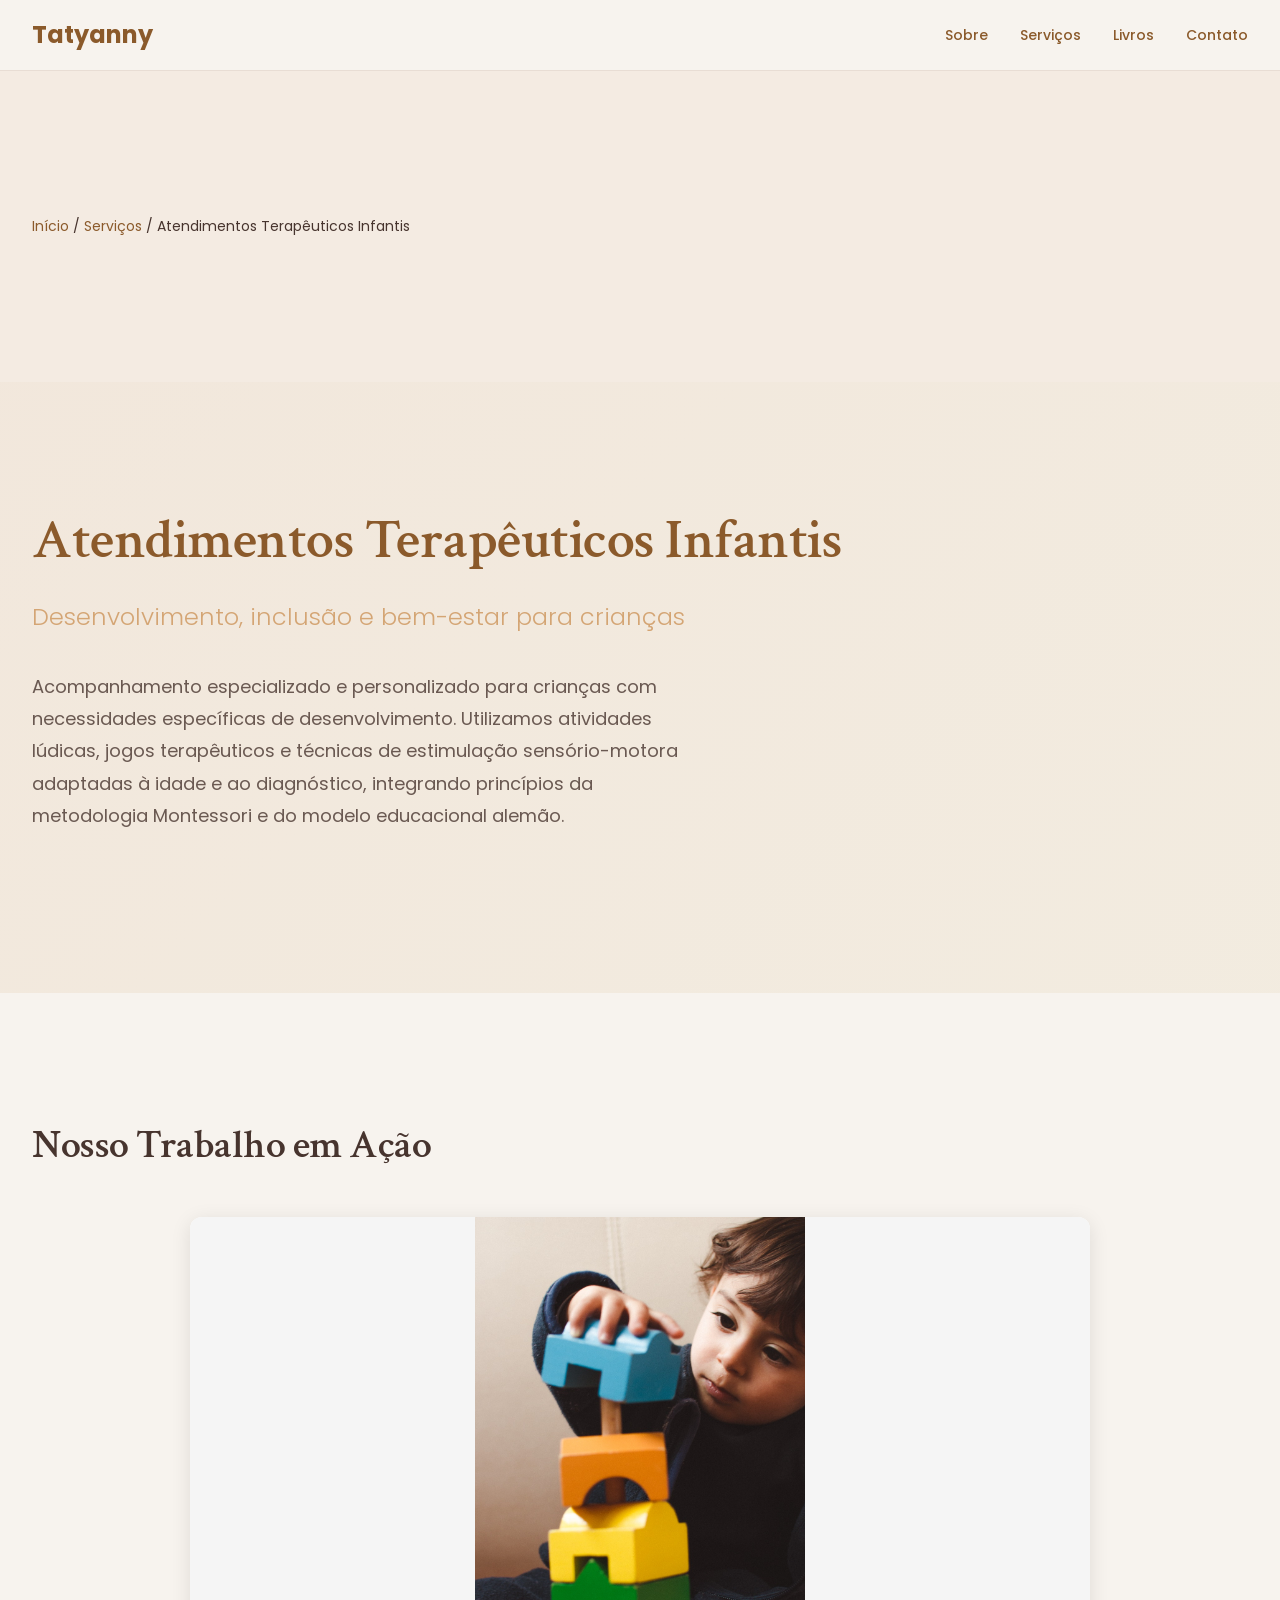
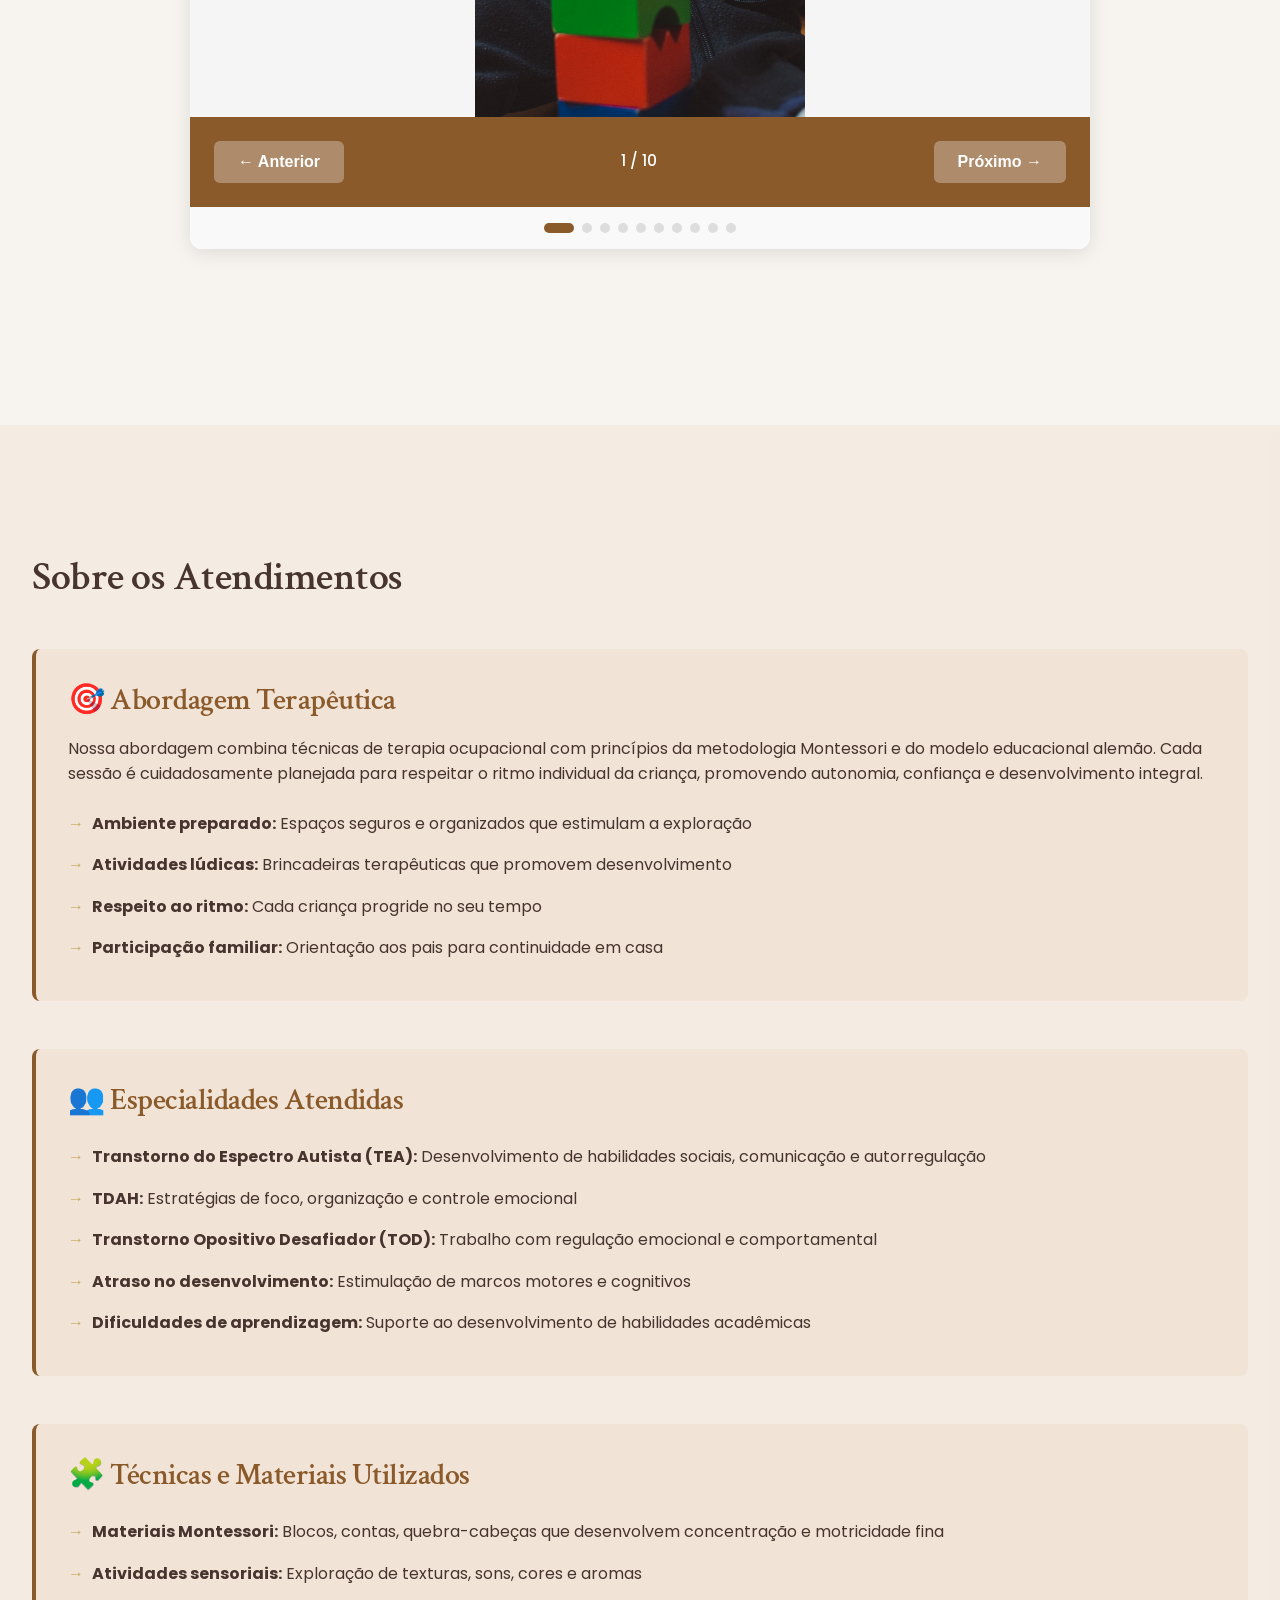
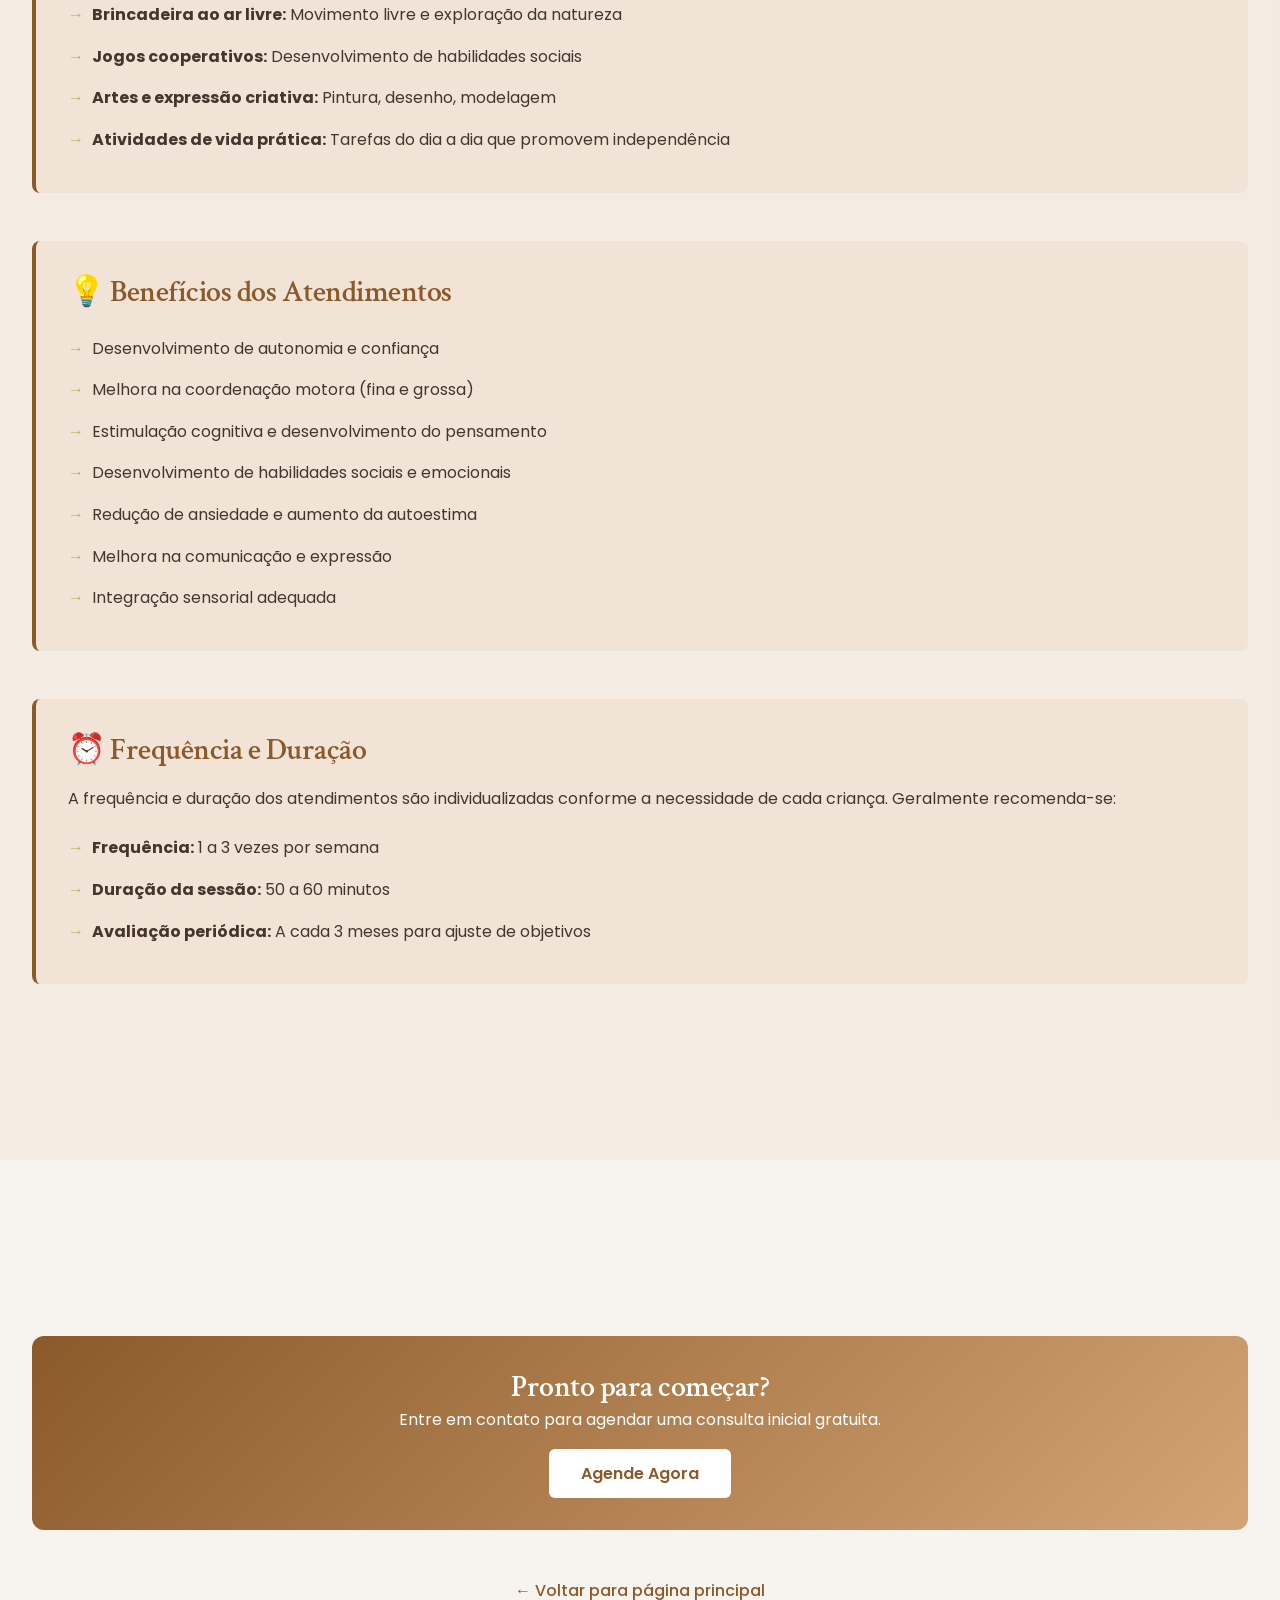
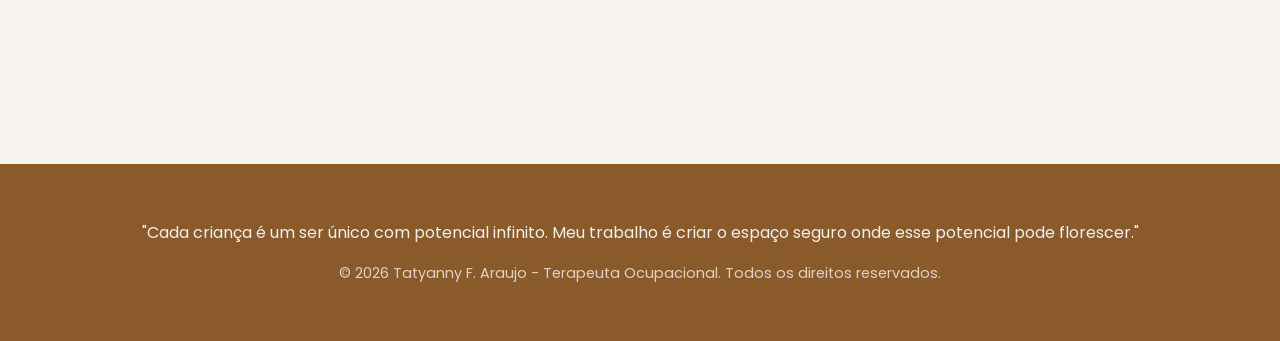
<file: atendimentos-infantis.html>
<!DOCTYPE html>
<html lang="pt-BR">
<head>
  <meta charset="UTF-8">
  <meta name="viewport" content="width=device-width, initial-scale=1.0">
  <meta name="description" content="Atendimentos Terapêuticos Infantis - Tatyanny F. Araujo">
  <title>Atendimentos Terapêuticos Infantis - Tatyanny F. Araujo</title>
  
  <!-- Google Fonts -->
  <link rel="preconnect" href="https://fonts.googleapis.com">
  <link rel="preconnect" href="https://fonts.gstatic.com" crossorigin>
  <link href="https://fonts.googleapis.com/css2?family=Crimson+Text:ital,wght@0,400;0,600;1,400&family=Poppins:wght@400;500;600;700&display=swap" rel="stylesheet">
  
  <!-- Estilos -->
  <link rel="stylesheet" href="css/style.css">
  <style>
    .breadcrumb {
      padding: 1rem 0;
      font-size: 0.875rem;
    }
    .breadcrumb a {
      color: var(--primary);
      text-decoration: none;
    }
    .breadcrumb a:hover {
      text-decoration: underline;
    }

    .carousel-container {
      position: relative;
      max-width: 900px;
      margin: 3rem auto;
      background: white;
      border-radius: 12px;
      overflow: hidden;
      box-shadow: 0 4px 20px rgba(0, 0, 0, 0.1);
    }

    .carousel {
      position: relative;
      width: 100%;
      height: 500px;
      display: flex;
      align-items: center;
      justify-content: center;
      background: #f5f5f5;
    }

    .carousel-slide {
      display: none;
      width: 100%;
      height: 100%;
      animation: fadeIn 0.5s;
    }

    .carousel-slide.active {
      display: flex;
      align-items: center;
      justify-content: center;
    }

    .carousel-slide img {
      max-width: 100%;
      max-height: 100%;
      object-fit: contain;
    }

    @keyframes fadeIn {
      from { opacity: 0; }
      to { opacity: 1; }
    }

    .carousel-controls {
      display: flex;
      justify-content: space-between;
      align-items: center;
      padding: 1.5rem;
      background: var(--primary);
      color: white;
      gap: 1rem;
    }

    .carousel-btn {
      background: rgba(255, 255, 255, 0.3);
      border: none;
      color: white;
      padding: 0.75rem 1.5rem;
      border-radius: 6px;
      cursor: pointer;
      font-size: 1rem;
      font-weight: 600;
      transition: all 0.3s ease;
    }

    .carousel-btn:hover {
      background: rgba(255, 255, 255, 0.5);
    }

    .carousel-counter {
      font-size: 0.95rem;
      font-weight: 500;
    }

    .carousel-dots {
      display: flex;
      justify-content: center;
      gap: 0.5rem;
      padding: 1rem;
      background: #f9f9f9;
      flex-wrap: wrap;
    }

    .dot {
      width: 10px;
      height: 10px;
      border-radius: 50%;
      background: #ddd;
      cursor: pointer;
      transition: all 0.3s ease;
    }

    .dot.active {
      background: var(--primary);
      width: 30px;
      border-radius: 5px;
    }

    .content-section {
      margin: 3rem 0;
      padding: 2rem;
      background-color: rgba(212, 165, 116, 0.1);
      border-radius: 0.5rem;
      border-left: 4px solid var(--primary);
    }

    .content-section h3 {
      color: var(--primary);
      margin-bottom: 1rem;
      margin-top: 0;
    }

    .content-section ul {
      list-style: none;
      padding: 0;
    }

    .content-section li {
      padding: 0.5rem 0;
      padding-left: 1.5rem;
      position: relative;
    }

    .content-section li:before {
      content: "→";
      position: absolute;
      left: 0;
      color: var(--accent);
      font-weight: bold;
    }

    .cta-box {
      text-align: center;
      margin: 3rem 0;
      padding: 2rem;
      background: linear-gradient(135deg, var(--primary) 0%, var(--secondary) 100%);
      border-radius: 12px;
      color: white;
    }

    .cta-box h3 {
      margin-top: 0;
      color: white;
    }

    .cta-box a {
      display: inline-block;
      background: white;
      color: var(--primary);
      padding: 0.75rem 2rem;
      border-radius: 6px;
      text-decoration: none;
      font-weight: 600;
      transition: all 0.3s ease;
    }

    .cta-box a:hover {
      transform: translateY(-2px);
      box-shadow: 0 4px 12px rgba(0, 0, 0, 0.2);
    }

    @media (max-width: 768px) {
      .carousel {
        height: 350px;
      }

      .carousel-controls {
        flex-wrap: wrap;
      }

      .carousel-btn {
        flex: 1;
        min-width: 80px;
        padding: 0.5rem 1rem;
        font-size: 0.9rem;
      }

      .carousel-counter {
        width: 100%;
        text-align: center;
        order: 3;
      }
    }
  </style>
</head>
<body>
  <!-- Navegação -->
  <nav>
    <div class="container">
      <div class="logo">Tatyanny</div>
      <ul>
        <li><a href="index.html#sobre">Sobre</a></li>
        <li><a href="index.html#servicos">Serviços</a></li>
        <li><a href="index.html#livros">Livros</a></li>
        <li><a href="index.html#contato">Contato</a></li>
      </ul>
    </div>
  </nav>

  <!-- Breadcrumb -->
  <section class="bg-light">
    <div class="container">
      <div class="breadcrumb">
        <a href="index.html">Início</a> / <a href="index.html#servicos">Serviços</a> / Atendimentos Terapêuticos Infantis
      </div>
    </div>
  </section>

  <!-- Hero Section -->
  <section class="hero">
    <div class="container">
      <h1>Atendimentos Terapêuticos Infantis</h1>
      <p class="subtitle">Desenvolvimento, inclusão e bem-estar para crianças</p>
      <p>Acompanhamento especializado e personalizado para crianças com necessidades específicas de desenvolvimento. Utilizamos atividades lúdicas, jogos terapêuticos e técnicas de estimulação sensório-motora adaptadas à idade e ao diagnóstico, integrando princípios da metodologia Montessori e do modelo educacional alemão.</p>
    </div>
  </section>

  <!-- Carrossel de Imagens -->
  <section>
    <div class="container">
      <h2>Nosso Trabalho em Ação</h2>
      
      <div class="carousel-container">
        <div class="carousel">
          <div class="carousel-slide active">
            <img src="images/Atendimentos-Infantis.jpeg" alt="Criança com blocos coloridos">
          </div>
          <div class="carousel-slide">
            <img src="images/Atendimentos-Infantis2.jpeg" alt="Atividade ao ar livre com pintura">
          </div>
          <div class="carousel-slide">
            <img src="images/Atendimentos-Infantis3.jpeg" alt="Crianças em atividade de brincar">
          </div>
          <div class="carousel-slide">
            <img src="images/Atendimentos-Infantis4.jpeg" alt="Criança com blocos magnéticos">
          </div>
          <div class="carousel-slide">
            <img src="images/Atendimentos-Infantis5.jpeg" alt="Criança com material Montessori">
          </div>
          <div class="carousel-slide">
            <img src="images/Atendimentos-Infantis6.jpeg" alt="Criança com atividade de motricidade fina">
          </div>
          <div class="carousel-slide">
            <img src="images/Atendimentos-Infantis7.jpeg" alt="Criança em atividade de motricidade grossa">
          </div>
          <div class="carousel-slide">
            <img src="images/Atendimentos-Infantis8.jpeg" alt="Criança com material sensorial">
          </div>
          <div class="carousel-slide">
            <img src="images/Atendimentos-Infantis9.jpeg" alt="Criança em atividade de equilíbrio">
          </div>
          <div class="carousel-slide">
            <img src="images/Atendimentos-Infantis10.jpeg" alt="Criança com material de desenvolvimento">
          </div>
        </div>
        
        <div class="carousel-controls">
          <button class="carousel-btn" onclick="changeSlide(-1)">← Anterior</button>
          <span class="carousel-counter"><span id="current-slide">1</span> / 10</span>
          <button class="carousel-btn" onclick="changeSlide(1)">Próximo →</button>
        </div>

        <div class="carousel-dots" id="dots-container"></div>
      </div>
    </div>
  </section>

  <!-- Conteúdo Detalhado -->
  <section class="bg-light">
    <div class="container">
      <h2>Sobre os Atendimentos</h2>
      
      <div class="content-section">
        <h3>🎯 Abordagem Terapêutica</h3>
        <p>Nossa abordagem combina técnicas de terapia ocupacional com princípios da metodologia Montessori e do modelo educacional alemão. Cada sessão é cuidadosamente planejada para respeitar o ritmo individual da criança, promovendo autonomia, confiança e desenvolvimento integral.</p>
        <ul>
          <li><strong>Ambiente preparado:</strong> Espaços seguros e organizados que estimulam a exploração</li>
          <li><strong>Atividades lúdicas:</strong> Brincadeiras terapêuticas que promovem desenvolvimento</li>
          <li><strong>Respeito ao ritmo:</strong> Cada criança progride no seu tempo</li>
          <li><strong>Participação familiar:</strong> Orientação aos pais para continuidade em casa</li>
        </ul>
      </div>

      <div class="content-section">
        <h3>👥 Especialidades Atendidas</h3>
        <ul>
          <li><strong>Transtorno do Espectro Autista (TEA):</strong> Desenvolvimento de habilidades sociais, comunicação e autorregulação</li>
          <li><strong>TDAH:</strong> Estratégias de foco, organização e controle emocional</li>
          <li><strong>Transtorno Opositivo Desafiador (TOD):</strong> Trabalho com regulação emocional e comportamental</li>
          <li><strong>Atraso no desenvolvimento:</strong> Estimulação de marcos motores e cognitivos</li>
          <li><strong>Dificuldades de aprendizagem:</strong> Suporte ao desenvolvimento de habilidades acadêmicas</li>
        </ul>
      </div>

      <div class="content-section">
        <h3>🧩 Técnicas e Materiais Utilizados</h3>
        <ul>
          <li><strong>Materiais Montessori:</strong> Blocos, contas, quebra-cabeças que desenvolvem concentração e motricidade fina</li>
          <li><strong>Atividades sensoriais:</strong> Exploração de texturas, sons, cores e aromas</li>
          <li><strong>Brincadeira ao ar livre:</strong> Movimento livre e exploração da natureza</li>
          <li><strong>Jogos cooperativos:</strong> Desenvolvimento de habilidades sociais</li>
          <li><strong>Artes e expressão criativa:</strong> Pintura, desenho, modelagem</li>
          <li><strong>Atividades de vida prática:</strong> Tarefas do dia a dia que promovem independência</li>
        </ul>
      </div>

      <div class="content-section">
        <h3>💡 Benefícios dos Atendimentos</h3>
        <ul>
          <li>Desenvolvimento de autonomia e confiança</li>
          <li>Melhora na coordenação motora (fina e grossa)</li>
          <li>Estimulação cognitiva e desenvolvimento do pensamento</li>
          <li>Desenvolvimento de habilidades sociais e emocionais</li>
          <li>Redução de ansiedade e aumento da autoestima</li>
          <li>Melhora na comunicação e expressão</li>
          <li>Integração sensorial adequada</li>
        </ul>
      </div>

      <div class="content-section">
        <h3>⏰ Frequência e Duração</h3>
        <p>A frequência e duração dos atendimentos são individualizadas conforme a necessidade de cada criança. Geralmente recomenda-se:</p>
        <ul>
          <li><strong>Frequência:</strong> 1 a 3 vezes por semana</li>
          <li><strong>Duração da sessão:</strong> 50 a 60 minutos</li>
          <li><strong>Avaliação periódica:</strong> A cada 3 meses para ajuste de objetivos</li>
        </ul>
      </div>
    </div>
  </section>

  <!-- CTA -->
  <section>
    <div class="container">
      <div class="cta-box">
        <h3>Pronto para começar?</h3>
        <p>Entre em contato para agendar uma consulta inicial gratuita.</p>
        <a href="index.html#contato">Agende Agora</a>
      </div>

      <div style="text-align: center; margin: 2rem 0;">
        <a href="index.html" style="color: var(--primary); text-decoration: none; font-weight: 500;">← Voltar para página principal</a>
      </div>
    </div>
  </section>

  <!-- Footer -->
  <footer>
    <div class="container">
      <p>"Cada criança é um ser único com potencial infinito. Meu trabalho é criar o espaço seguro onde esse potencial pode florescer."</p>
      <p style="margin-top: 1rem; font-size: 0.9rem; opacity: 0.8;">© 2026 Tatyanny F. Araujo - Terapeuta Ocupacional. Todos os direitos reservados.</p>
    </div>
  </footer>

  <script>
    let currentSlide = 1;
    const totalSlides = 10;

    function initCarousel() {
      const container = document.getElementById('dots-container');
      for (let i = 1; i <= totalSlides; i++) {
        const dot = document.createElement('div');
        dot.className = 'dot' + (i === 1 ? ' active' : '');
        dot.onclick = () => goToSlide(i);
        container.appendChild(dot);
      }
    }

    function showSlide(n) {
      const slides = document.querySelectorAll('.carousel-slide');
      const dots = document.querySelectorAll('.dot');
      
      if (n > totalSlides) currentSlide = 1;
      if (n < 1) currentSlide = totalSlides;
      
      slides.forEach(slide => slide.classList.remove('active'));
      dots.forEach(dot => dot.classList.remove('active'));
      
      slides[currentSlide - 1].classList.add('active');
      dots[currentSlide - 1].classList.add('active');
      
      document.getElementById('current-slide').textContent = currentSlide;
    }

    function changeSlide(n) {
      currentSlide += n;
      showSlide(currentSlide);
    }

    function goToSlide(n) {
      currentSlide = n;
      showSlide(currentSlide);
    }

    // Inicializar carrossel
    initCarousel();
    showSlide(currentSlide);
  </script>
</body>
</html>
</file>
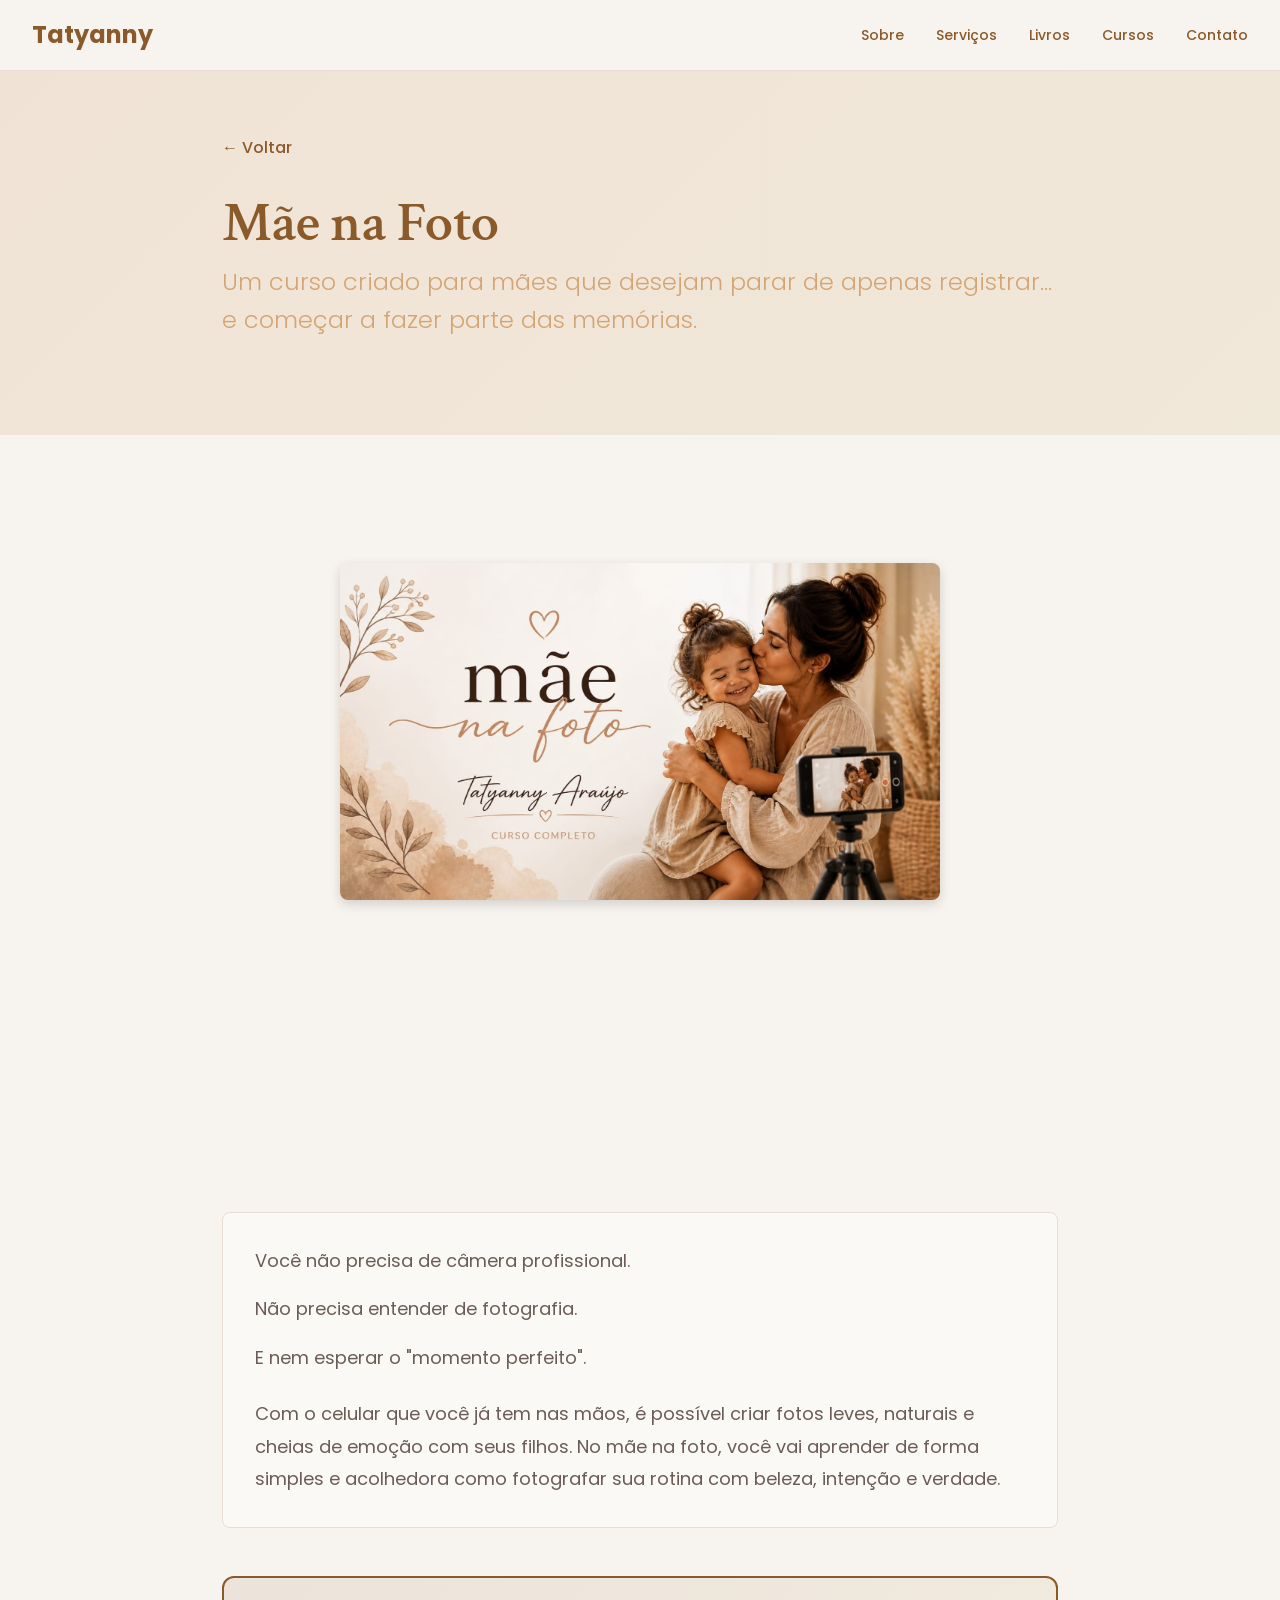
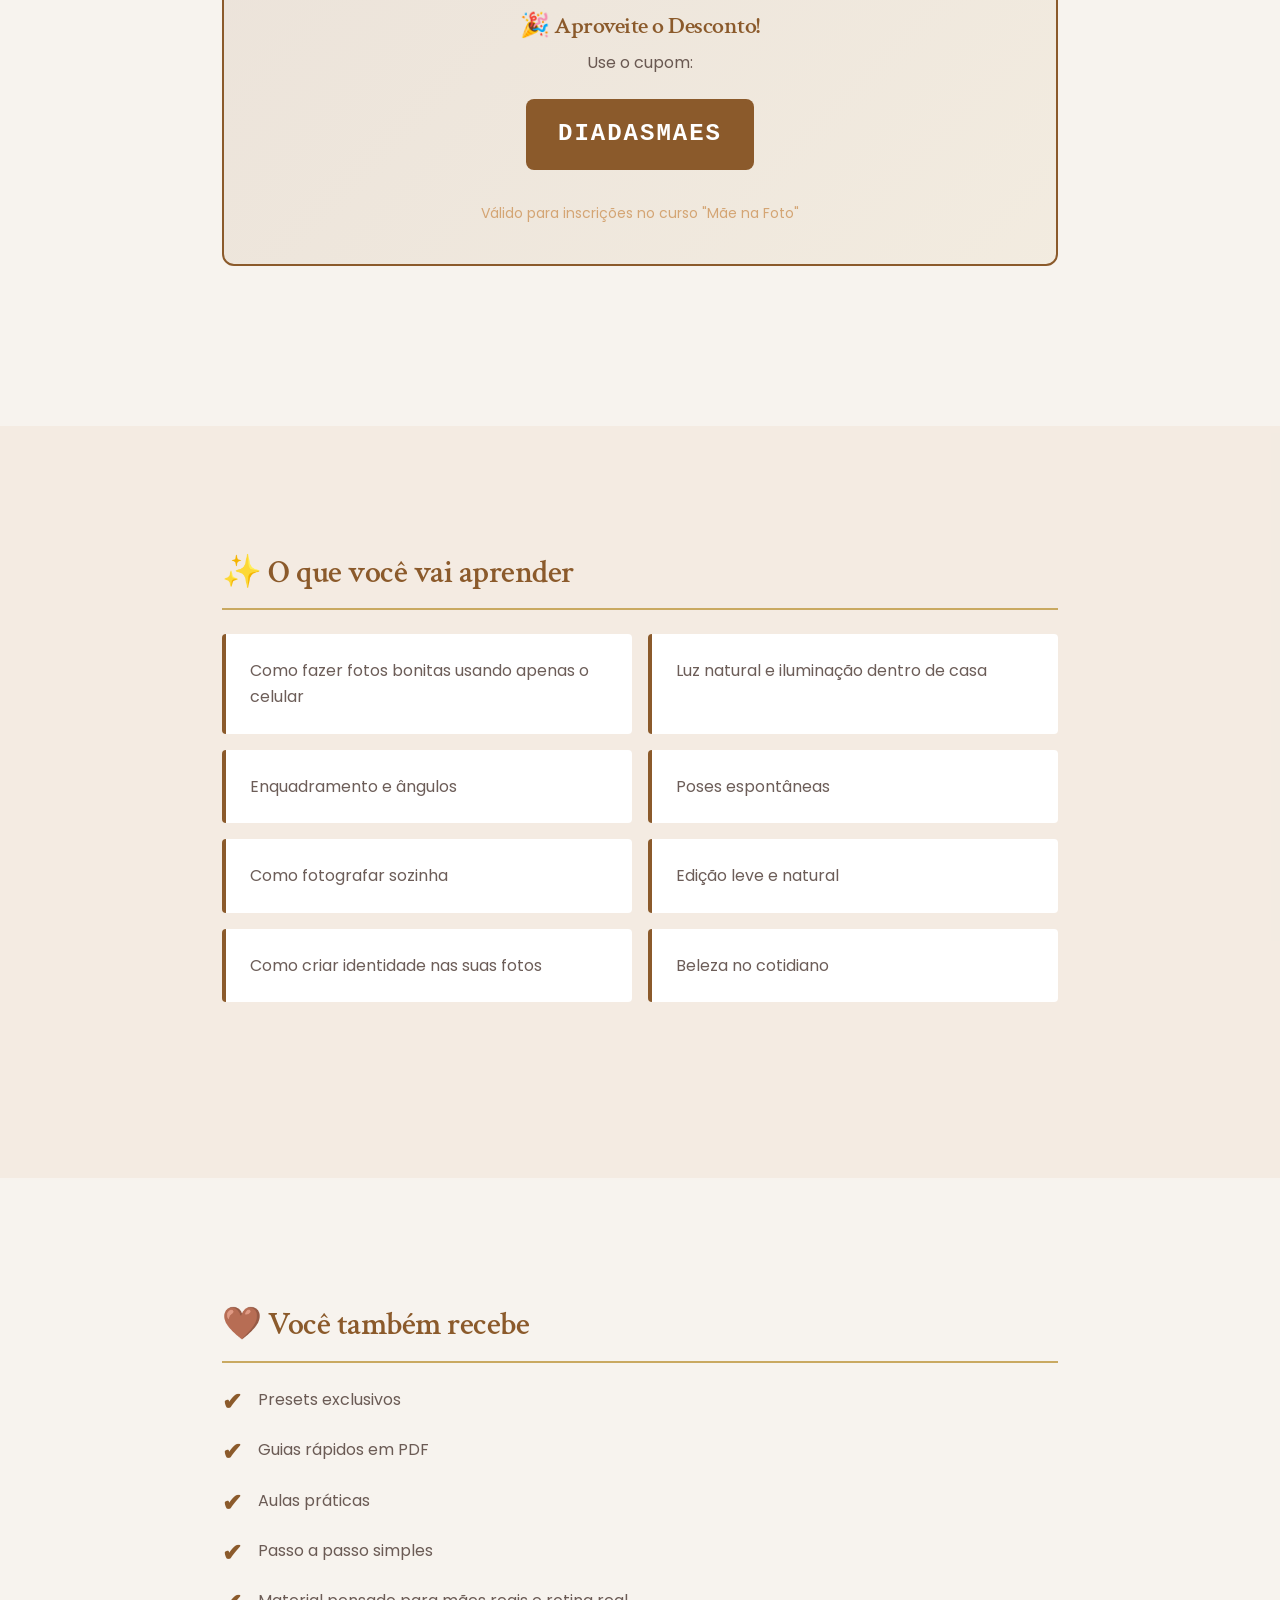
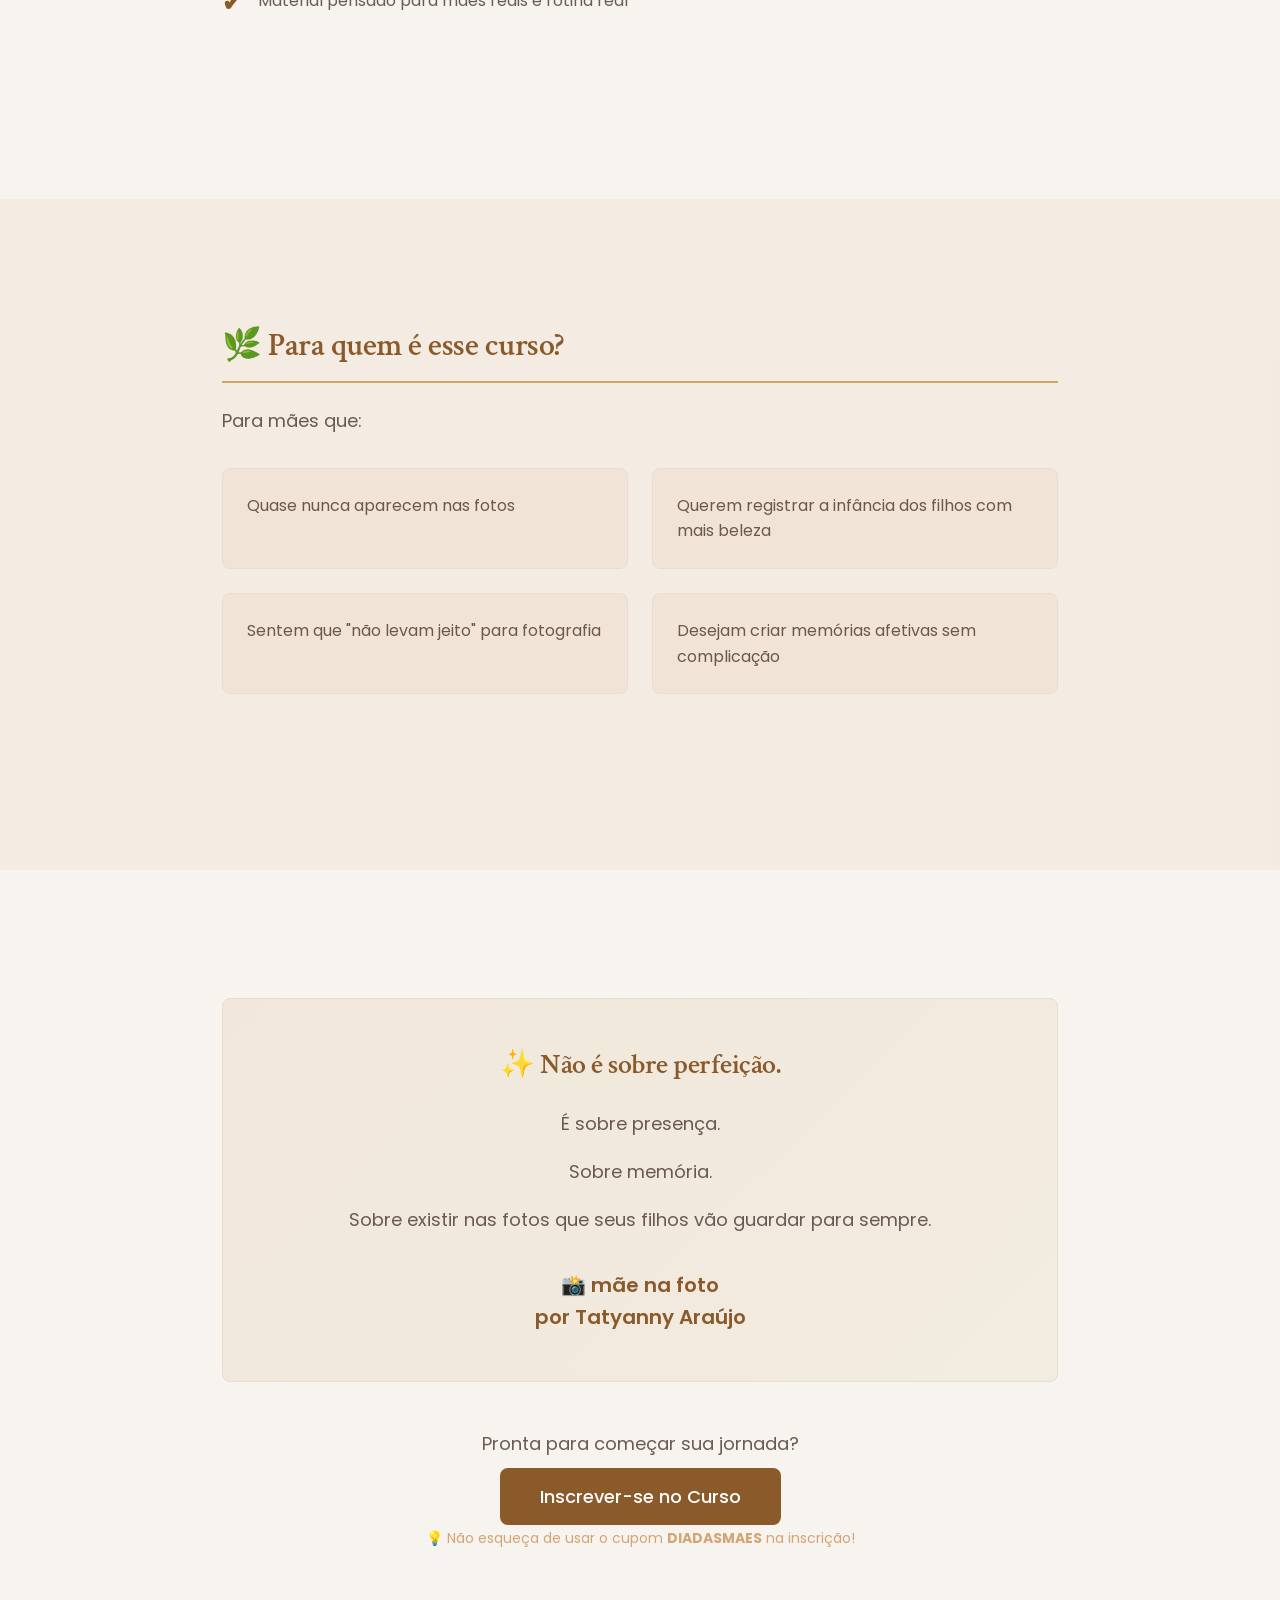
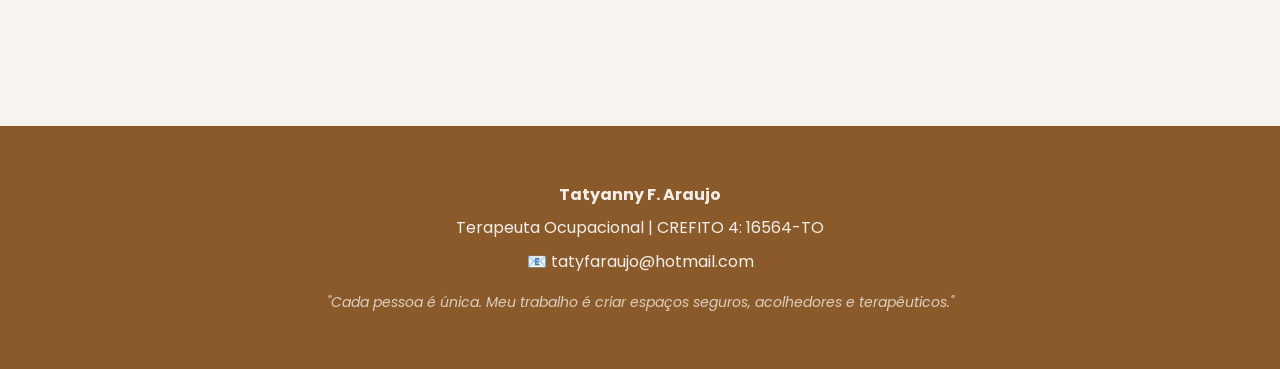
<file: cursos.html>
<!DOCTYPE html>
<html lang="pt-BR">
<head>
  <meta charset="UTF-8">
  <meta name="viewport" content="width=device-width, initial-scale=1.0">
  <meta name="description" content="Cursos oferecidos por Tatyanny F. Araujo - Terapeuta Ocupacional">
  <title>Cursos - Tatyanny F. Araujo</title>
  
  <!-- Google Fonts -->
  <link rel="preconnect" href="https://fonts.googleapis.com">
  <link rel="preconnect" href="https://fonts.gstatic.com" crossorigin>
  <link href="https://fonts.googleapis.com/css2?family=Crimson+Text:ital,wght@0,400;0,600;1,400&family=Poppins:wght@400;500;600;700&display=swap" rel="stylesheet">
  
  <!-- Estilos -->
  <link rel="stylesheet" href="css/style.css">
  <style>
    /* Estilos específicos para página de cursos */
    .course-hero {
      background: linear-gradient(135deg, rgba(212, 165, 116, 0.2) 0%, rgba(201, 169, 97, 0.15) 100%);
      padding: 4rem 0;
    }

    .course-hero h1 {
      color: var(--primary);
      margin-bottom: 0.5rem;
    }

    .course-hero .subtitle {
      font-size: 1.5rem;
      color: var(--secondary);
      font-weight: 300;
      margin-bottom: 2rem;
    }

    .course-container {
      max-width: 900px;
      margin: 0 auto;
      padding: 0 1rem;
    }

    @media (min-width: 640px) {
      .course-container {
        padding: 0 1.5rem;
      }
    }

    @media (min-width: 1024px) {
      .course-container {
        padding: 0 2rem;
      }
    }

    .course-image-container {
      text-align: center;
      margin-bottom: 3rem;
    }

    .course-image {
      width: 100%;
      max-width: 600px;
      height: auto;
      border-radius: 0.5rem;
      box-shadow: 0 4px 12px rgba(0, 0, 0, 0.15);
    }

    .course-intro {
      background-color: rgba(255, 255, 255, 0.5);
      border: 1px solid var(--border);
      border-radius: 0.5rem;
      padding: 2rem;
      margin-bottom: 3rem;
    }

    .course-intro p {
      font-size: 1.125rem;
      color: rgba(71, 52, 46, 0.8);
      line-height: 1.8;
      margin-bottom: 1rem;
    }

    .coupon-highlight {
      background: linear-gradient(135deg, rgba(139, 90, 43, 0.1) 0%, rgba(201, 169, 97, 0.1) 100%);
      border: 2px solid var(--primary);
      border-radius: 0.75rem;
      padding: 2rem;
      text-align: center;
      margin: 2rem 0;
      position: relative;
    }

    .coupon-highlight h3 {
      color: var(--primary);
      margin-bottom: 0.5rem;
      font-size: 1.5rem;
    }

    .coupon-code {
      background-color: var(--primary);
      color: white;
      font-size: 1.5rem;
      font-weight: bold;
      padding: 1rem 2rem;
      border-radius: 0.5rem;
      display: inline-block;
      margin: 1rem 0;
      letter-spacing: 2px;
      font-family: 'Courier New', monospace;
    }

    .coupon-highlight p {
      color: rgba(71, 52, 46, 0.8);
      margin: 0.5rem 0;
    }

    .coupon-highlight .coupon-subtext {
      font-size: 0.875rem;
      color: var(--secondary);
      margin-top: 1rem;
    }

    .course-section {
      margin-bottom: 3rem;
    }

    .course-section h2 {
      color: var(--primary);
      font-size: 2rem;
      margin-bottom: 1.5rem;
      border-bottom: 2px solid var(--accent);
      padding-bottom: 1rem;
    }

    .learning-list {
      display: grid;
      grid-template-columns: 1fr;
      gap: 1rem;
      margin-bottom: 2rem;
    }

    @media (min-width: 768px) {
      .learning-list {
        grid-template-columns: repeat(2, 1fr);
      }
    }

    .learning-item {
      background-color: var(--card-bg);
      border-left: 4px solid var(--primary);
      padding: 1.5rem;
      border-radius: 0.25rem;
      transition: box-shadow 0.3s ease;
    }

    .learning-item:hover {
      box-shadow: 0 2px 8px rgba(0, 0, 0, 0.1);
    }

    .learning-item p {
      margin: 0;
      color: rgba(71, 52, 46, 0.8);
    }

    .benefits-list {
      display: flex;
      flex-direction: column;
      gap: 1rem;
      margin-bottom: 2rem;
    }

    .benefit-item {
      display: flex;
      gap: 1rem;
      align-items: flex-start;
    }

    .benefit-check {
      color: var(--primary);
      font-weight: bold;
      font-size: 1.5rem;
      flex-shrink: 0;
      margin-top: -0.25rem;
    }

    .benefit-text {
      color: rgba(71, 52, 46, 0.8);
      line-height: 1.6;
    }

    .audience-grid {
      display: grid;
      grid-template-columns: 1fr;
      gap: 1.5rem;
      margin-bottom: 2rem;
    }

    @media (min-width: 768px) {
      .audience-grid {
        grid-template-columns: repeat(2, 1fr);
      }
    }

    .audience-card {
      background-color: rgba(212, 165, 116, 0.1);
      border: 1px solid var(--border);
      border-radius: 0.5rem;
      padding: 1.5rem;
    }

    .audience-card p {
      margin: 0;
      color: rgba(71, 52, 46, 0.8);
    }

    .course-closing {
      background: linear-gradient(135deg, rgba(212, 165, 116, 0.15) 0%, rgba(201, 169, 97, 0.1) 100%);
      border: 1px solid var(--border);
      border-radius: 0.5rem;
      padding: 3rem 2rem;
      text-align: center;
      margin-bottom: 3rem;
    }

    .course-closing h3 {
      color: var(--primary);
      font-size: 1.75rem;
      margin-bottom: 1.5rem;
    }

    .course-closing p {
      font-size: 1.125rem;
      color: rgba(71, 52, 46, 0.8);
      line-height: 1.8;
      margin-bottom: 1rem;
    }

    .course-signature {
      font-size: 1.25rem;
      color: var(--primary);
      font-weight: 600;
      margin-top: 2rem;
    }

    .course-cta {
      text-align: center;
      margin-top: 3rem;
      margin-bottom: 3rem;
    }

    .course-cta .btn {
      font-size: 1.125rem;
      padding: 1rem 2.5rem;
    }

    .back-link {
      display: inline-block;
      margin-bottom: 2rem;
      color: var(--primary);
      font-weight: 500;
      text-decoration: none;
      transition: color 0.3s ease;
    }

    .back-link:hover {
      color: var(--accent);
    }

    .back-link::before {
      content: "← ";
    }
  </style>
</head>
<body>
  <!-- Navegação -->
  <nav>
    <div class="container">
      <div class="logo">Tatyanny</div>
      <ul>
        <li><a href="index.html#sobre">Sobre</a></li>
        <li><a href="index.html#servicos">Serviços</a></li>
        <li><a href="index.html#livros">Livros</a></li>
        <li><a href="cursos.html">Cursos</a></li>
        <li><a href="index.html#contato">Contato</a></li>
      </ul>
    </div>
  </nav>

  <!-- Hero Section -->
  <section class="course-hero">
    <div class="course-container">
      <a href="index.html" class="back-link">Voltar</a>
      <h1>Mãe na Foto</h1>
      <p class="subtitle">Um curso criado para mães que desejam parar de apenas registrar… e começar a fazer parte das memórias.</p>
    </div>
  </section>

  <!-- Imagem do Curso -->
  <section>
    <div class="course-container">
      <div class="course-image-container">
        <img src="images/mae-na-foto.jpeg" alt="Mãe na Foto - Curso de Fotografia para Mães" class="course-image">
      </div>
    </div>
  </section>

  <!-- Introdução -->
  <section>
    <div class="course-container">
      <div class="course-intro">
        <p>Você não precisa de câmera profissional.</p>
        <p>Não precisa entender de fotografia.</p>
        <p>E nem esperar o "momento perfeito".</p>
        <p style="margin-top: 1.5rem; margin-bottom: 0;">Com o celular que você já tem nas mãos, é possível criar fotos leves, naturais e cheias de emoção com seus filhos. No mãe na foto, você vai aprender de forma simples e acolhedora como fotografar sua rotina com beleza, intenção e verdade.</p>
      </div>

      <!-- Cupom de Desconto -->
      <div class="coupon-highlight">
        <h3>🎉 Aproveite o Desconto!</h3>
        <p>Use o cupom:</p>
        <div class="coupon-code">DIADASMAES</div>
        <p class="coupon-subtext">Válido para inscrições no curso "Mãe na Foto"</p>
      </div>
    </div>
  </section>

  <!-- O que você vai aprender -->
  <section class="bg-light">
    <div class="course-container">
      <div class="course-section">
        <h2>✨ O que você vai aprender</h2>
        <div class="learning-list">
          <div class="learning-item">
            <p>Como fazer fotos bonitas usando apenas o celular</p>
          </div>
          <div class="learning-item">
            <p>Luz natural e iluminação dentro de casa</p>
          </div>
          <div class="learning-item">
            <p>Enquadramento e ângulos</p>
          </div>
          <div class="learning-item">
            <p>Poses espontâneas</p>
          </div>
          <div class="learning-item">
            <p>Como fotografar sozinha</p>
          </div>
          <div class="learning-item">
            <p>Edição leve e natural</p>
          </div>
          <div class="learning-item">
            <p>Como criar identidade nas suas fotos</p>
          </div>
          <div class="learning-item">
            <p>Beleza no cotidiano</p>
          </div>
        </div>
      </div>
    </div>
  </section>

  <!-- Você também recebe -->
  <section>
    <div class="course-container">
      <div class="course-section">
        <h2>🤎 Você também recebe</h2>
        <div class="benefits-list">
          <div class="benefit-item">
            <div class="benefit-check">✔</div>
            <div class="benefit-text">Presets exclusivos</div>
          </div>
          <div class="benefit-item">
            <div class="benefit-check">✔</div>
            <div class="benefit-text">Guias rápidos em PDF</div>
          </div>
          <div class="benefit-item">
            <div class="benefit-check">✔</div>
            <div class="benefit-text">Aulas práticas</div>
          </div>
          <div class="benefit-item">
            <div class="benefit-check">✔</div>
            <div class="benefit-text">Passo a passo simples</div>
          </div>
          <div class="benefit-item">
            <div class="benefit-check">✔</div>
            <div class="benefit-text">Material pensado para mães reais e rotina real</div>
          </div>
        </div>
      </div>
    </div>
  </section>

  <!-- Para quem é esse curso -->
  <section class="bg-light">
    <div class="course-container">
      <div class="course-section">
        <h2>🌿 Para quem é esse curso?</h2>
        <p style="font-size: 1.125rem; color: rgba(71, 52, 46, 0.8); margin-bottom: 2rem;">Para mães que:</p>
        <div class="audience-grid">
          <div class="audience-card">
            <p>Quase nunca aparecem nas fotos</p>
          </div>
          <div class="audience-card">
            <p>Querem registrar a infância dos filhos com mais beleza</p>
          </div>
          <div class="audience-card">
            <p>Sentem que "não levam jeito" para fotografia</p>
          </div>
          <div class="audience-card">
            <p>Desejam criar memórias afetivas sem complicação</p>
          </div>
        </div>
      </div>
    </div>
  </section>

  <!-- Closing Section -->
  <section>
    <div class="course-container">
      <div class="course-closing">
        <h3>✨ Não é sobre perfeição.</h3>
        <p>É sobre presença.</p>
        <p>Sobre memória.</p>
        <p>Sobre existir nas fotos que seus filhos vão guardar para sempre.</p>
        <div class="course-signature">📸 mãe na foto<br>por Tatyanny Araújo</div>
      </div>

      <div class="course-cta">
        <p style="font-size: 1.125rem; color: rgba(71, 52, 46, 0.8); margin-bottom: 1.5rem;">Pronta para começar sua jornada?</p>
        <a href="https://pay.kiwify.com.br/rRm1MYu" class="btn btn-primary" target="_blank">Inscrever-se no Curso</a>
        <p style="font-size: 0.875rem; color: var(--secondary); margin-top: 1rem;">💡 Não esqueça de usar o cupom <strong>DIADASMAES</strong> na inscrição!</p>
      </div>
    </div>
  </section>

  <!-- Footer -->
  <footer>
    <div class="container">
      <p><strong>Tatyanny F. Araujo</strong></p>
      <p>Terapeuta Ocupacional | CREFITO 4: 16564-TO</p>
      <p>📧 <a href="mailto:tatyfaraujo@hotmail.com" style="color: rgba(255, 255, 255, 0.9); text-decoration: none;">tatyfaraujo@hotmail.com</a></p>
      <p class="quote">"Cada pessoa é única. Meu trabalho é criar espaços seguros, acolhedores e terapêuticos."</p>
    </div>
  </footer>

  <!-- Scripts -->
  <script src="js/script.js"></script>
</body>
</html>
</file>
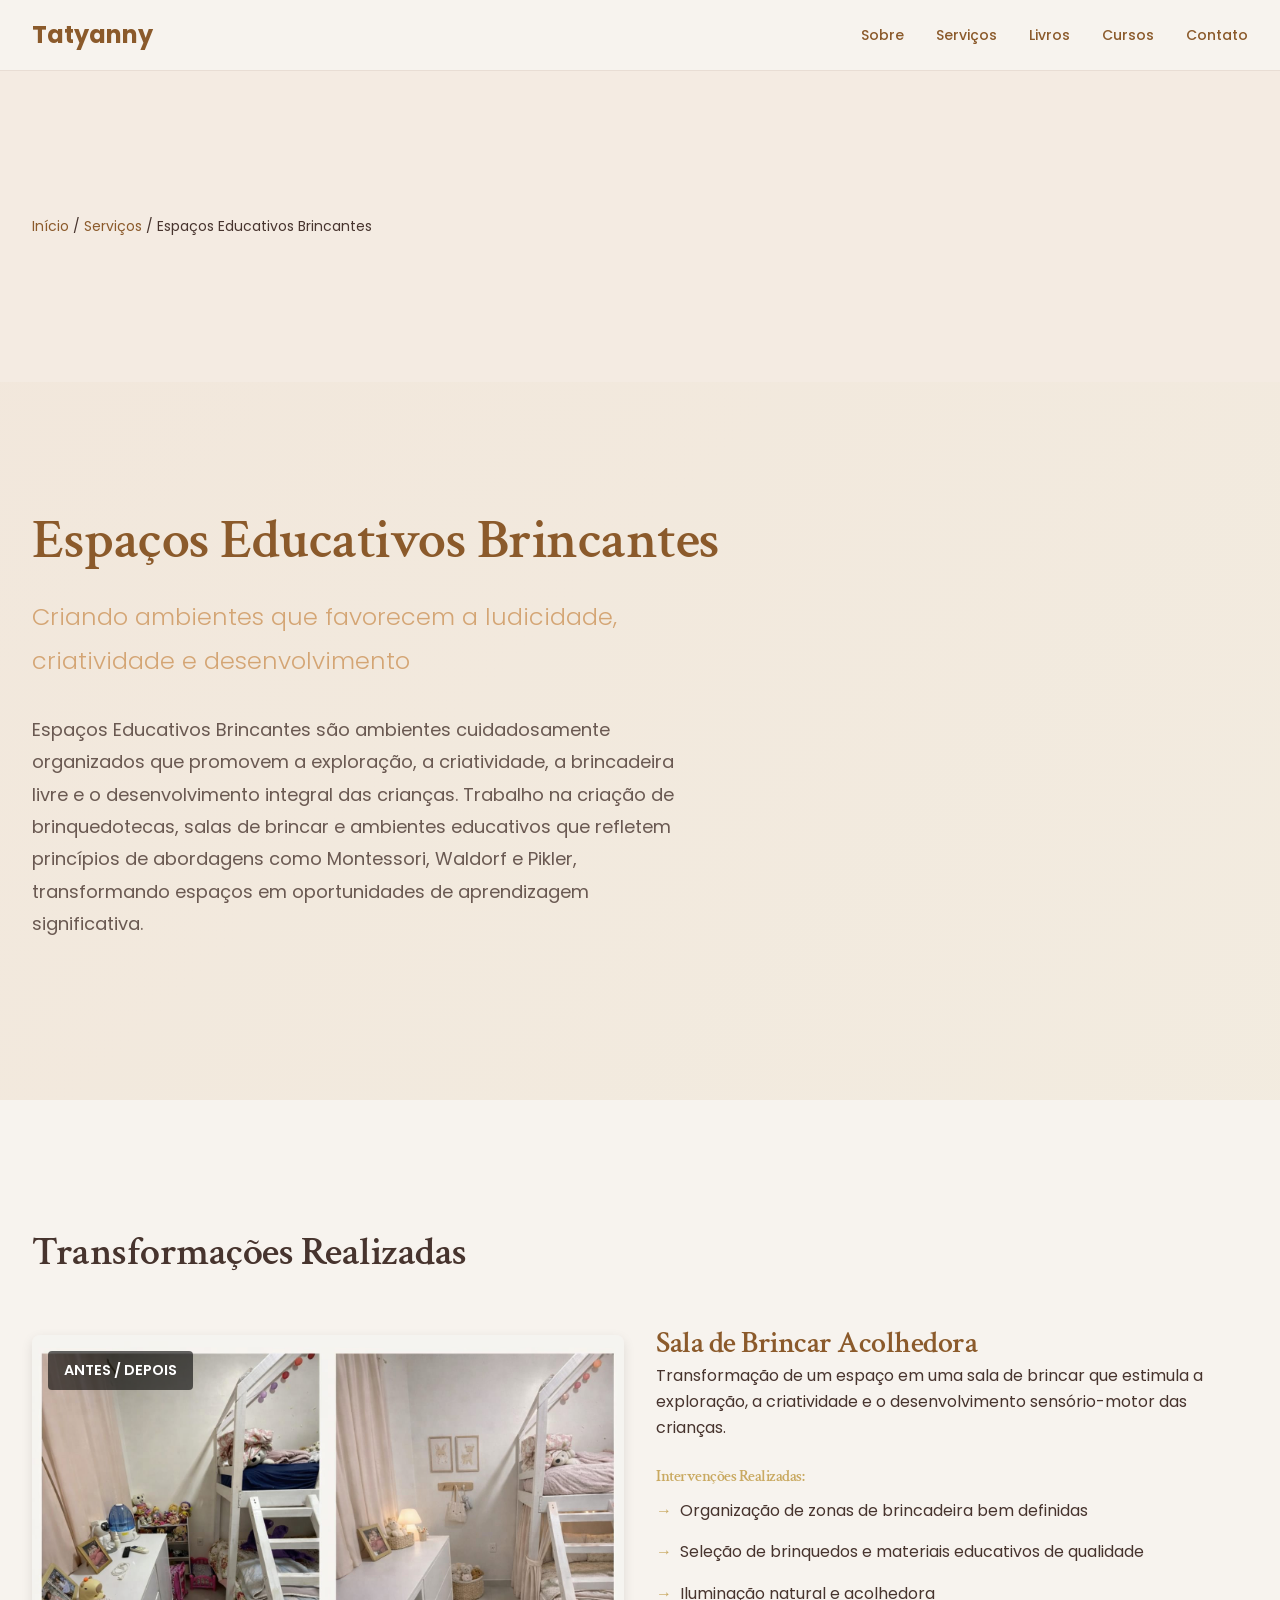
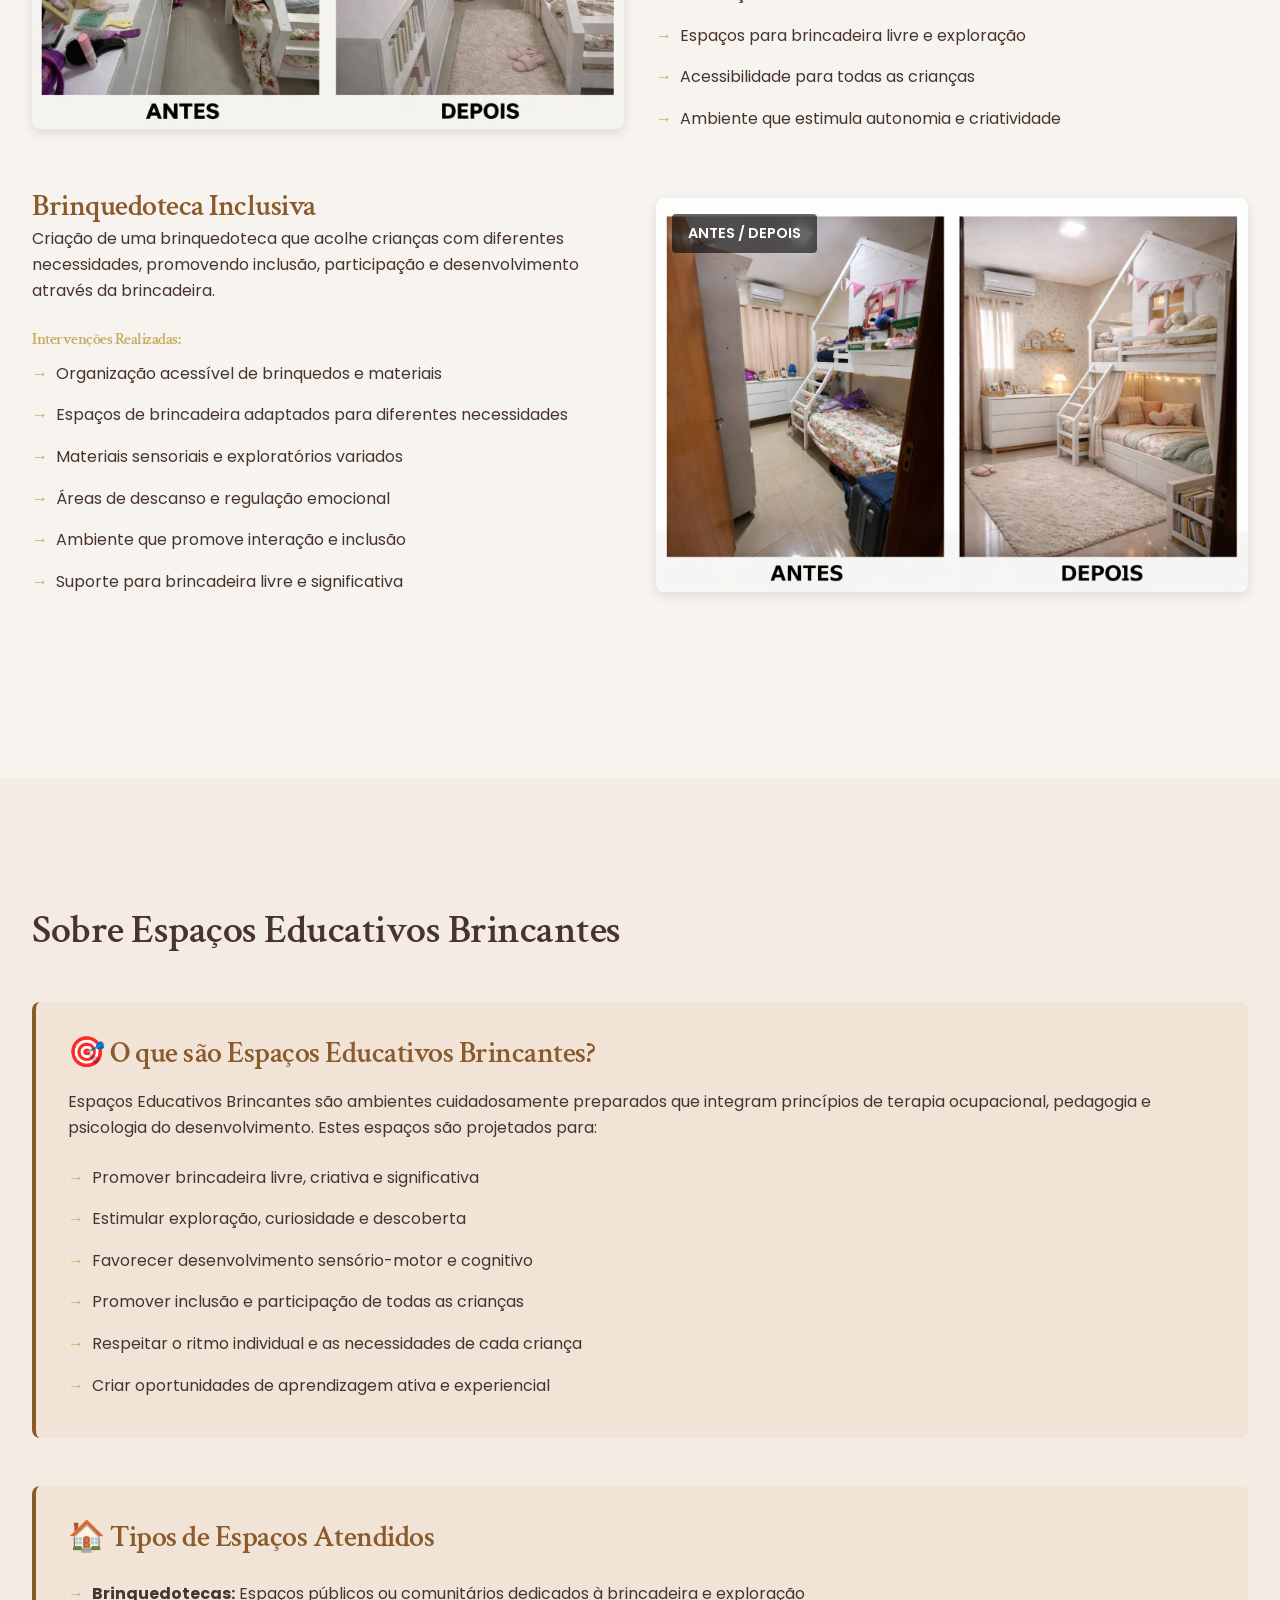
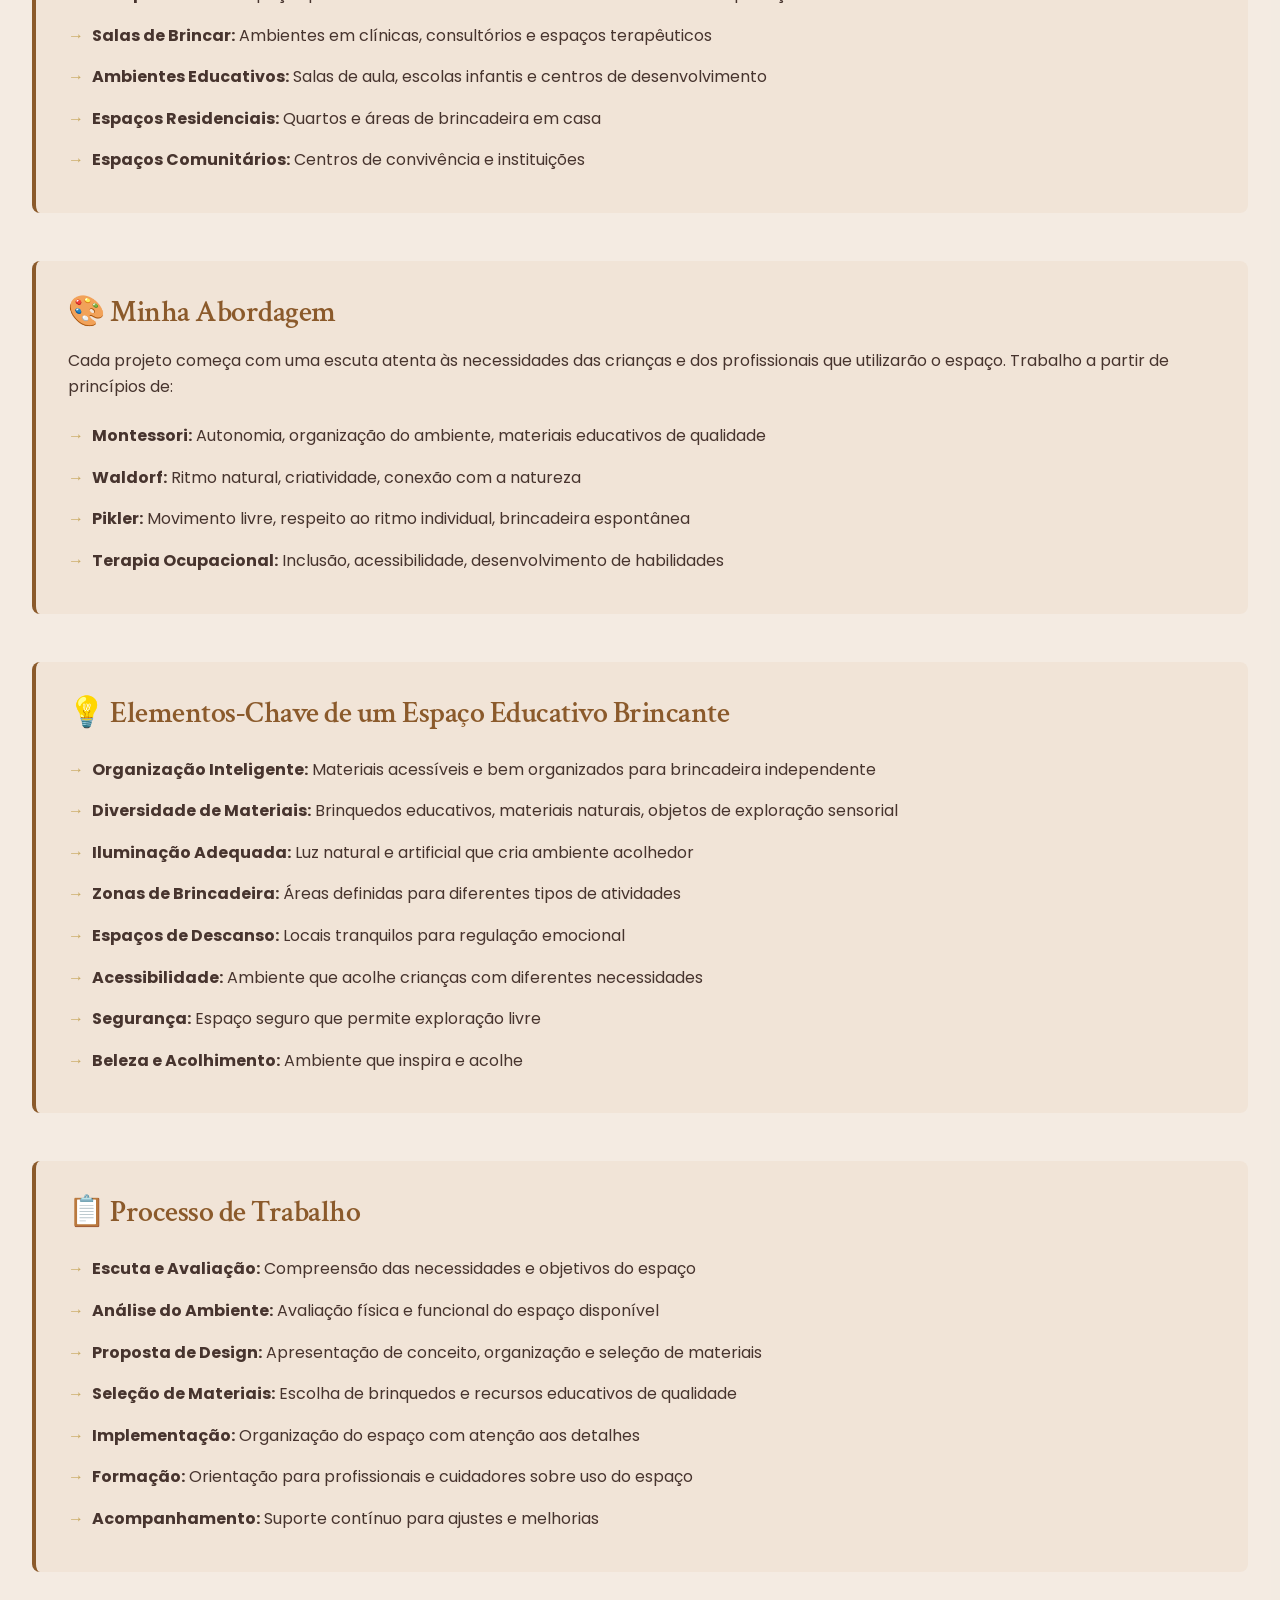
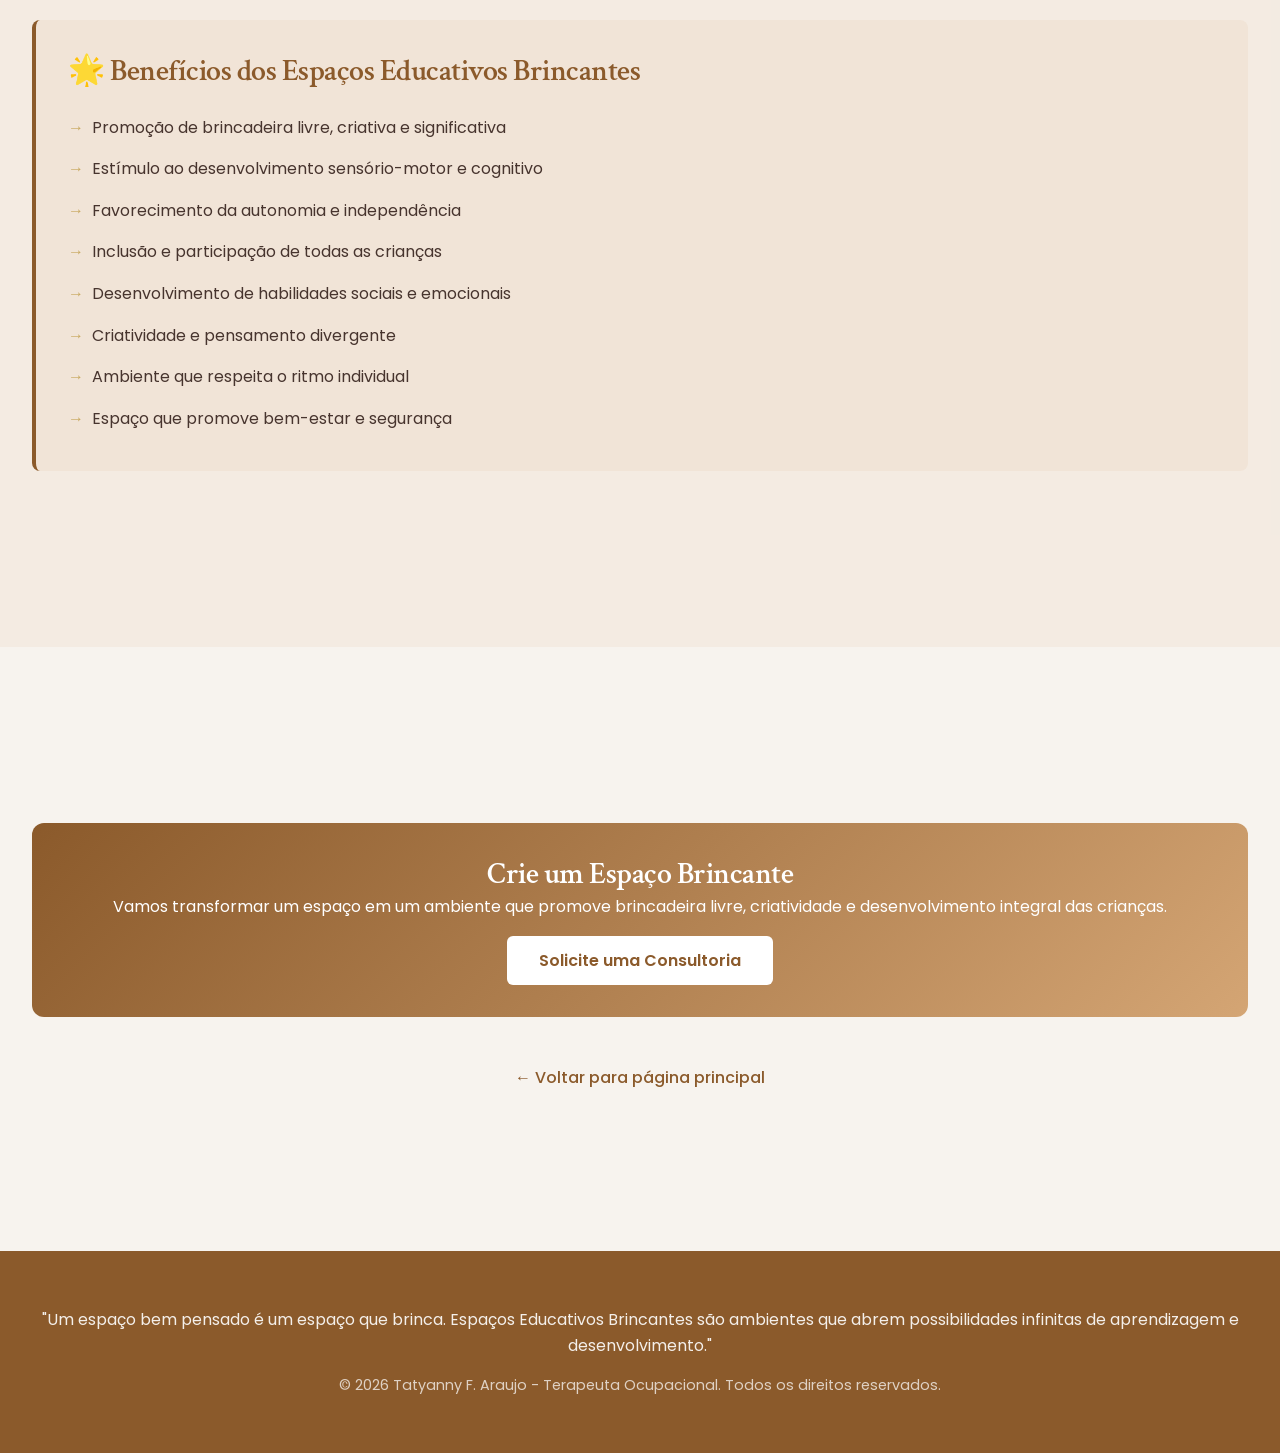
<file: design-afetivo.html>
<!DOCTYPE html>
<html lang="pt-BR">
<head>
  <meta charset="UTF-8">
  <meta name="viewport" content="width=device-width, initial-scale=1.0">
  <meta name="description" content="Espaços Educativos Brincantes - Tatyanny F. Araujo">
  <title>Espaços Educativos Brincantes - Tatyanny F. Araujo</title>
  
  <!-- Google Fonts -->
  <link rel="preconnect" href="https://fonts.googleapis.com">
  <link rel="preconnect" href="https://fonts.gstatic.com" crossorigin>
  <link href="https://fonts.googleapis.com/css2?family=Crimson+Text:ital,wght@0,400;0,600;1,400&family=Poppins:wght@400;500;600;700&display=swap" rel="stylesheet">
  
  <!-- Estilos -->
  <link rel="stylesheet" href="css/style.css">
  <style>
    .breadcrumb {
      padding: 1rem 0;
      font-size: 0.875rem;
    }
    .breadcrumb a {
      color: var(--primary);
      text-decoration: none;
    }
    .breadcrumb a:hover {
      text-decoration: underline;
    }

    .before-after-container {
      position: relative;
      max-width: 900px;
      margin: 3rem auto;
      background: white;
      border-radius: 12px;
      overflow: hidden;
      box-shadow: 0 4px 20px rgba(0, 0, 0, 0.1);
    }

    .before-after-item {
      display: grid;
      grid-template-columns: 1fr 1fr;
      gap: 2rem;
      margin: 3rem 0;
      align-items: center;
    }

    .before-after-image {
      position: relative;
      border-radius: 8px;
      overflow: hidden;
      box-shadow: 0 4px 12px rgba(0, 0, 0, 0.1);
    }

    .before-after-image img {
      width: 100%;
      height: auto;
      display: block;
    }

    .before-after-label {
      position: absolute;
      top: 1rem;
      left: 1rem;
      background: rgba(0, 0, 0, 0.6);
      color: white;
      padding: 0.5rem 1rem;
      border-radius: 4px;
      font-weight: 600;
      font-size: 0.9rem;
    }

    .before-after-text h3 {
      color: var(--primary);
      margin-top: 0;
    }

    .before-after-text ul {
      list-style: none;
      padding: 0;
    }

    .before-after-text li {
      padding: 0.5rem 0;
      padding-left: 1.5rem;
      position: relative;
    }

    .before-after-text li:before {
      content: "→";
      position: absolute;
      left: 0;
      color: var(--accent);
      font-weight: bold;
    }

    .content-section {
      margin: 3rem 0;
      padding: 2rem;
      background-color: rgba(212, 165, 116, 0.1);
      border-radius: 0.5rem;
      border-left: 4px solid var(--primary);
    }

    .content-section h3 {
      color: var(--primary);
      margin-bottom: 1rem;
      margin-top: 0;
    }

    .content-section ul {
      list-style: none;
      padding: 0;
    }

    .content-section li {
      padding: 0.5rem 0;
      padding-left: 1.5rem;
      position: relative;
    }

    .content-section li:before {
      content: "→";
      position: absolute;
      left: 0;
      color: var(--accent);
      font-weight: bold;
    }

    .cta-box {
      text-align: center;
      margin: 3rem 0;
      padding: 2rem;
      background: linear-gradient(135deg, var(--primary) 0%, var(--secondary) 100%);
      border-radius: 12px;
      color: white;
    }

    .cta-box h3 {
      margin-top: 0;
      color: white;
    }

    .cta-box a {
      display: inline-block;
      background: white;
      color: var(--primary);
      padding: 0.75rem 2rem;
      border-radius: 6px;
      text-decoration: none;
      font-weight: 600;
      transition: all 0.3s ease;
    }

    .cta-box a:hover {
      transform: translateY(-2px);
      box-shadow: 0 4px 12px rgba(0, 0, 0, 0.2);
    }

    @media (max-width: 768px) {
      .before-after-item {
        grid-template-columns: 1fr;
        gap: 1.5rem;
      }
    }
  </style>
</head>
<body>
  <!-- Navegação -->
  <nav>
    <div class="container">
      <div class="logo">Tatyanny</div>
      <ul>
        <li><a href="index.html#sobre">Sobre</a></li>
        <li><a href="index.html#servicos">Serviços</a></li>
        <li><a href="index.html#livros">Livros</a></li>
        <li><a href="cursos.html">Cursos</a></li>
        <li><a href="index.html#contato">Contato</a></li>
      </ul>
    </div>
  </nav>

  <!-- Breadcrumb -->
  <section class="bg-light">
    <div class="container">
      <div class="breadcrumb">
        <a href="index.html">Início</a> / <a href="index.html#servicos">Serviços</a> / Espaços Educativos Brincantes
      </div>
    </div>
  </section>

  <!-- Hero Section -->
  <section class="hero">
    <div class="container">
      <h1>Espaços Educativos Brincantes</h1>
      <p class="subtitle">Criando ambientes que favorecem a ludicidade, criatividade e desenvolvimento</p>
      <p>Espaços Educativos Brincantes são ambientes cuidadosamente organizados que promovem a exploração, a criatividade, a brincadeira livre e o desenvolvimento integral das crianças. Trabalho na criação de brinquedotecas, salas de brincar e ambientes educativos que refletem princípios de abordagens como Montessori, Waldorf e Pikler, transformando espaços em oportunidades de aprendizagem significativa.</p>
    </div>
  </section>

  <!-- Imagens dos Projetos -->
  <section>
    <div class="container">
      <h2>Transformações Realizadas</h2>
      
      <!-- Projeto 1 -->
      <div class="before-after-item">
        <div>
          <div class="before-after-image">
            <img src="images/DesignAfetivo.jpeg" alt="Espaço educativo brincante - transformação">
            <span class="before-after-label">ANTES / DEPOIS</span>
          </div>
        </div>
        <div class="before-after-text">
          <h3>Sala de Brincar Acolhedora</h3>
          <p>Transformação de um espaço em uma sala de brincar que estimula a exploração, a criatividade e o desenvolvimento sensório-motor das crianças.</p>
          <h4 style="color: var(--accent); margin-top: 1.5rem;">Intervenções Realizadas:</h4>
          <ul>
            <li>Organização de zonas de brincadeira bem definidas</li>
            <li>Seleção de brinquedos e materiais educativos de qualidade</li>
            <li>Iluminação natural e acolhedora</li>
            <li>Espaços para brincadeira livre e exploração</li>
            <li>Acessibilidade para todas as crianças</li>
            <li>Ambiente que estimula autonomia e criatividade</li>
          </ul>
        </div>
      </div>

      <!-- Projeto 2 -->
      <div class="before-after-item">
        <div class="before-after-text">
          <h3>Brinquedoteca Inclusiva</h3>
          <p>Criação de uma brinquedoteca que acolhe crianças com diferentes necessidades, promovendo inclusão, participação e desenvolvimento através da brincadeira.</p>
          <h4 style="color: var(--accent); margin-top: 1.5rem;">Intervenções Realizadas:</h4>
          <ul>
            <li>Organização acessível de brinquedos e materiais</li>
            <li>Espaços de brincadeira adaptados para diferentes necessidades</li>
            <li>Materiais sensoriais e exploratórios variados</li>
            <li>Áreas de descanso e regulação emocional</li>
            <li>Ambiente que promove interação e inclusão</li>
            <li>Suporte para brincadeira livre e significativa</li>
          </ul>
        </div>
        <div>
          <div class="before-after-image">
            <img src="images/DesignAfetivo2.jpeg" alt="Brinquedoteca inclusiva">
            <span class="before-after-label">ANTES / DEPOIS</span>
          </div>
        </div>
      </div>
    </div>
  </section>

  <!-- Conteúdo Detalhado -->
  <section class="bg-light">
    <div class="container">
      <h2>Sobre Espaços Educativos Brincantes</h2>
      
      <div class="content-section">
        <h3>🎯 O que são Espaços Educativos Brincantes?</h3>
        <p>Espaços Educativos Brincantes são ambientes cuidadosamente preparados que integram princípios de terapia ocupacional, pedagogia e psicologia do desenvolvimento. Estes espaços são projetados para:</p>
        <ul>
          <li>Promover brincadeira livre, criativa e significativa</li>
          <li>Estimular exploração, curiosidade e descoberta</li>
          <li>Favorecer desenvolvimento sensório-motor e cognitivo</li>
          <li>Promover inclusão e participação de todas as crianças</li>
          <li>Respeitar o ritmo individual e as necessidades de cada criança</li>
          <li>Criar oportunidades de aprendizagem ativa e experiencial</li>
        </ul>
      </div>

      <div class="content-section">
        <h3>🏠 Tipos de Espaços Atendidos</h3>
        <ul>
          <li><strong>Brinquedotecas:</strong> Espaços públicos ou comunitários dedicados à brincadeira e exploração</li>
          <li><strong>Salas de Brincar:</strong> Ambientes em clínicas, consultórios e espaços terapêuticos</li>
          <li><strong>Ambientes Educativos:</strong> Salas de aula, escolas infantis e centros de desenvolvimento</li>
          <li><strong>Espaços Residenciais:</strong> Quartos e áreas de brincadeira em casa</li>
          <li><strong>Espaços Comunitários:</strong> Centros de convivência e instituições</li>
        </ul>
      </div>

      <div class="content-section">
        <h3>🎨 Minha Abordagem</h3>
        <p>Cada projeto começa com uma escuta atenta às necessidades das crianças e dos profissionais que utilizarão o espaço. Trabalho a partir de princípios de:</p>
        <ul>
          <li><strong>Montessori:</strong> Autonomia, organização do ambiente, materiais educativos de qualidade</li>
          <li><strong>Waldorf:</strong> Ritmo natural, criatividade, conexão com a natureza</li>
          <li><strong>Pikler:</strong> Movimento livre, respeito ao ritmo individual, brincadeira espontânea</li>
          <li><strong>Terapia Ocupacional:</strong> Inclusão, acessibilidade, desenvolvimento de habilidades</li>
        </ul>
      </div>

      <div class="content-section">
        <h3>💡 Elementos-Chave de um Espaço Educativo Brincante</h3>
        <ul>
          <li><strong>Organização Inteligente:</strong> Materiais acessíveis e bem organizados para brincadeira independente</li>
          <li><strong>Diversidade de Materiais:</strong> Brinquedos educativos, materiais naturais, objetos de exploração sensorial</li>
          <li><strong>Iluminação Adequada:</strong> Luz natural e artificial que cria ambiente acolhedor</li>
          <li><strong>Zonas de Brincadeira:</strong> Áreas definidas para diferentes tipos de atividades</li>
          <li><strong>Espaços de Descanso:</strong> Locais tranquilos para regulação emocional</li>
          <li><strong>Acessibilidade:</strong> Ambiente que acolhe crianças com diferentes necessidades</li>
          <li><strong>Segurança:</strong> Espaço seguro que permite exploração livre</li>
          <li><strong>Beleza e Acolhimento:</strong> Ambiente que inspira e acolhe</li>
        </ul>
      </div>

      <div class="content-section">
        <h3>📋 Processo de Trabalho</h3>
        <ul>
          <li><strong>Escuta e Avaliação:</strong> Compreensão das necessidades e objetivos do espaço</li>
          <li><strong>Análise do Ambiente:</strong> Avaliação física e funcional do espaço disponível</li>
          <li><strong>Proposta de Design:</strong> Apresentação de conceito, organização e seleção de materiais</li>
          <li><strong>Seleção de Materiais:</strong> Escolha de brinquedos e recursos educativos de qualidade</li>
          <li><strong>Implementação:</strong> Organização do espaço com atenção aos detalhes</li>
          <li><strong>Formação:</strong> Orientação para profissionais e cuidadores sobre uso do espaço</li>
          <li><strong>Acompanhamento:</strong> Suporte contínuo para ajustes e melhorias</li>
        </ul>
      </div>

      <div class="content-section">
        <h3>🌟 Benefícios dos Espaços Educativos Brincantes</h3>
        <ul>
          <li>Promoção de brincadeira livre, criativa e significativa</li>
          <li>Estímulo ao desenvolvimento sensório-motor e cognitivo</li>
          <li>Favorecimento da autonomia e independência</li>
          <li>Inclusão e participação de todas as crianças</li>
          <li>Desenvolvimento de habilidades sociais e emocionais</li>
          <li>Criatividade e pensamento divergente</li>
          <li>Ambiente que respeita o ritmo individual</li>
          <li>Espaço que promove bem-estar e segurança</li>
        </ul>
      </div>
    </div>
  </section>

  <!-- CTA -->
  <section>
    <div class="container">
      <div class="cta-box">
        <h3>Crie um Espaço Brincante</h3>
        <p>Vamos transformar um espaço em um ambiente que promove brincadeira livre, criatividade e desenvolvimento integral das crianças.</p>
        <a href="index.html#contato">Solicite uma Consultoria</a>
      </div>

      <div style="text-align: center; margin: 2rem 0;">
        <a href="index.html" style="color: var(--primary); text-decoration: none; font-weight: 500;">← Voltar para página principal</a>
      </div>
    </div>
  </section>

  <!-- Footer -->
  <footer>
    <div class="container">
      <p>"Um espaço bem pensado é um espaço que brinca. Espaços Educativos Brincantes são ambientes que abrem possibilidades infinitas de aprendizagem e desenvolvimento."</p>
      <p style="margin-top: 1rem; font-size: 0.9rem; opacity: 0.8;">© 2026 Tatyanny F. Araujo - Terapeuta Ocupacional. Todos os direitos reservados.</p>
    </div>
  </footer>

  <!-- Scripts -->
  <script src="js/script.js"></script>
</body>
</html>
</file>
<file: css/style.css>
/* Paleta de Cores Terrosa */
:root {
  --primary: #8B5A2B;        /* Marrom quente */
  --secondary: #D4A574;      /* Bege suave */
  --accent: #C9A961;         /* Bege quente */
  --background: #F7F3EE;     /* Creme muito claro */
  --foreground: #47342E;     /* Marrom escuro */
  --border: #E8DDD4;         /* Border terroso */
  --card-bg: #FFFFFF;        /* Card branco */
}

/* Reset e Base */
* {
  margin: 0;
  padding: 0;
  box-sizing: border-box;
}

html {
  scroll-behavior: smooth;
}

body {
  font-family: 'Poppins', sans-serif;
  background-color: var(--background);
  color: var(--foreground);
  line-height: 1.6;
}

h1, h2, h3, h4, h5, h6 {
  font-family: 'Crimson Text', serif;
  font-weight: 600;
  letter-spacing: -0.5px;
}

h1 {
  font-size: 3.5rem;
  line-height: 1.1;
}

h2 {
  font-size: 2.5rem;
  line-height: 1.2;
  margin-bottom: 2rem;
}

h3 {
  font-size: 1.875rem;
  line-height: 1.3;
}

p {
  margin-bottom: 1rem;
}

a {
  color: var(--primary);
  text-decoration: none;
  transition: color 0.3s ease;
}

a:hover {
  color: var(--accent);
}

/* Container */
.container {
  max-width: 1280px;
  margin: 0 auto;
  padding: 0 1rem;
}

@media (min-width: 640px) {
  .container {
    padding: 0 1.5rem;
  }
}

@media (min-width: 1024px) {
  .container {
    padding: 0 2rem;
  }
}

/* Navigation */
nav {
  position: sticky;
  top: 0;
  z-index: 50;
  background-color: rgba(247, 243, 238, 0.95);
  backdrop-filter: blur(4px);
  border-bottom: 1px solid var(--border);
}

nav .container {
  display: flex;
  align-items: center;
  justify-content: space-between;
  padding-top: 1rem;
  padding-bottom: 1rem;
}

.logo {
  font-size: 1.5rem;
  font-weight: bold;
  color: var(--primary);
}

nav ul {
  display: flex;
  list-style: none;
  gap: 2rem;
}

nav a {
  font-size: 0.875rem;
  font-weight: 500;
}

@media (max-width: 768px) {
  nav ul {
    display: none;
  }
}

/* Hero Section */
.hero {
  position: relative;
  padding: 5rem 0;
  background: linear-gradient(135deg, rgba(212, 165, 116, 0.15) 0%, rgba(201, 169, 97, 0.1) 100%);
  overflow: hidden;
}

@media (min-width: 768px) {
  .hero {
    padding: 8rem 0;
  }
}

.hero h1 {
  color: var(--primary);
  margin-bottom: 1.5rem;
}

.hero .subtitle {
  font-size: 1.5rem;
  color: var(--secondary);
  margin-bottom: 2rem;
  font-weight: 300;
}

.hero p {
  font-size: 1.125rem;
  color: rgba(71, 52, 46, 0.8);
  max-width: 42rem;
  margin-bottom: 2rem;
  line-height: 1.8;
}

.cta-buttons {
  display: flex;
  gap: 1rem;
  flex-wrap: wrap;
}

.btn {
  padding: 0.75rem 2rem;
  font-size: 1rem;
  border: none;
  border-radius: 0.5rem;
  cursor: pointer;
  transition: all 0.3s ease;
  font-weight: 500;
}

.btn-primary {
  background-color: var(--primary);
  color: white;
}

.btn-primary:hover {
  background-color: #6B4423;
  transform: translateY(-2px);
}

.btn-outline {
  background-color: transparent;
  color: var(--primary);
  border: 2px solid var(--primary);
}

.btn-outline:hover {
  background-color: rgba(139, 90, 43, 0.1);
}

/* Sections */
section {
  padding: 5rem 0;
}

@media (min-width: 768px) {
  section {
    padding: 8rem 0;
  }
}

section.bg-light {
  background-color: rgba(212, 165, 116, 0.1);
}

/* About Section */
.about-grid {
  display: grid;
  grid-template-columns: 1fr;
  gap: 3rem;
  margin-bottom: 3rem;
}

@media (min-width: 768px) {
  .about-grid {
    grid-template-columns: 1fr 1fr;
  }
}

.about-box {
  background-color: rgba(255, 255, 255, 0.5);
  border: 1px solid var(--border);
  border-radius: 0.5rem;
  padding: 2rem;
}

.about-box h3 {
  color: var(--primary);
  margin-bottom: 1.5rem;
}

.about-box ul {
  list-style: none;
}

.about-box li {
  display: flex;
  gap: 0.75rem;
  margin-bottom: 1rem;
  color: rgba(71, 52, 46, 0.8);
}

.about-box li:before {
  content: "✓";
  color: var(--accent);
  font-weight: bold;
  flex-shrink: 0;
}

/* Services Grid */
.services-grid {
  display: grid;
  grid-template-columns: 1fr;
  gap: 2rem;
}

@media (min-width: 768px) {
  .services-grid {
    grid-template-columns: 1fr 1fr;
  }
}

.service-card {
  background-color: var(--card-bg);
  border: 1px solid var(--border);
  border-radius: 0.5rem;
  padding: 2rem;
  transition: box-shadow 0.3s ease;
}

.service-card:hover {
  box-shadow: 0 4px 12px rgba(0, 0, 0, 0.1);
}

.service-card h3 {
  color: var(--primary);
  margin-bottom: 1rem;
  display: flex;
  align-items: center;
  gap: 1rem;
}

.service-card p {
  color: rgba(71, 52, 46, 0.8);
  margin-bottom: 1rem;
}

.service-card .details {
  font-size: 0.875rem;
  color: var(--secondary);
}

/* Books Section */
.books-intro {
  max-width: 42rem;
  margin-bottom: 3rem;
}

.books-intro p {
  font-size: 1.125rem;
  color: rgba(71, 52, 46, 0.8);
  line-height: 1.8;
}

.books-grid {
  display: grid;
  grid-template-columns: 1fr;
  gap: 2rem;
  margin-bottom: 3rem;
}

@media (min-width: 768px) {
  .books-grid {
    grid-template-columns: repeat(3, 1fr);
  }
}

.book-card {
  background-color: var(--card-bg);
  border: 1px solid var(--border);
  border-radius: 0.5rem;
  overflow: hidden;
  transition: box-shadow 0.3s ease;
}

.book-card:hover {
  box-shadow: 0 4px 12px rgba(0, 0, 0, 0.1);
}

.book-cover {
  background: linear-gradient(135deg, rgba(212, 165, 116, 0.3) 0%, rgba(139, 90, 43, 0.2) 100%);
  padding: 3rem;
  display: flex;
  align-items: center;
  justify-content: center;
  min-height: 200px;
  color: rgba(139, 90, 43, 0.4);
  font-size: 3rem;
}

.book-content {
  padding: 1.5rem;
}

.book-content h3 {
  color: var(--primary);
  margin-bottom: 0.5rem;
  font-size: 1.25rem;
}

.book-year {
  font-size: 0.875rem;
  color: var(--secondary);
  margin-bottom: 1rem;
}

.book-content p {
  font-size: 0.875rem;
  color: rgba(71, 52, 46, 0.8);
  margin-bottom: 0.75rem;
}

.book-content .details {
  font-size: 0.75rem;
  color: var(--secondary);
}

.book-content .btn {
  font-size: 0.875rem;
  padding: 0.5rem 1rem;
  margin-top: 1rem;
}

/* Contact Section */
.contact-content {
  max-width: 42rem;
}

.contact-content p {
  font-size: 1.125rem;
  color: rgba(71, 52, 46, 0.8);
  margin-bottom: 3rem;
  line-height: 1.8;
}

.contact-info {
  display: flex;
  flex-direction: column;
  gap: 1.5rem;
}

.contact-item {
  display: flex;
  gap: 1rem;
}

.contact-icon {
  width: 1.5rem;
  height: 1.5rem;
  color: var(--accent);
  flex-shrink: 0;
  margin-top: 0.25rem;
}

.contact-item strong {
  color: var(--foreground);
  display: block;
}

.contact-item p {
  color: rgba(71, 52, 46, 0.8);
  margin: 0;
}

/* Footer */
footer {
  background-color: var(--primary);
  color: white;
  padding: 3rem 0;
  text-align: center;
}

footer p {
  margin: 0.5rem 0;
  color: rgba(255, 255, 255, 0.9);
}

footer .quote {
  font-size: 0.875rem;
  color: rgba(255, 255, 255, 0.7);
  font-style: italic;
  margin-top: 1rem;
}

/* Utilities */
.text-center {
  text-align: center;
}

.max-w-2xl {
  max-width: 42rem;
}

.mb-4 {
  margin-bottom: 1rem;
}

.mb-8 {
  margin-bottom: 2rem;
}

.mb-12 {
  margin-bottom: 3rem;
}

.mt-8 {
  margin-top: 2rem;
}

/* Responsive */
@media (max-width: 768px) {
  h1 {
    font-size: 2.5rem;
  }

  h2 {
    font-size: 1.875rem;
  }

  h3 {
    font-size: 1.25rem;
  }

  .hero .subtitle {
    font-size: 1.25rem;
  }

  .cta-buttons {
    flex-direction: column;
  }

  .btn {
    width: 100%;
    text-align: center;
  }
}
</file>
